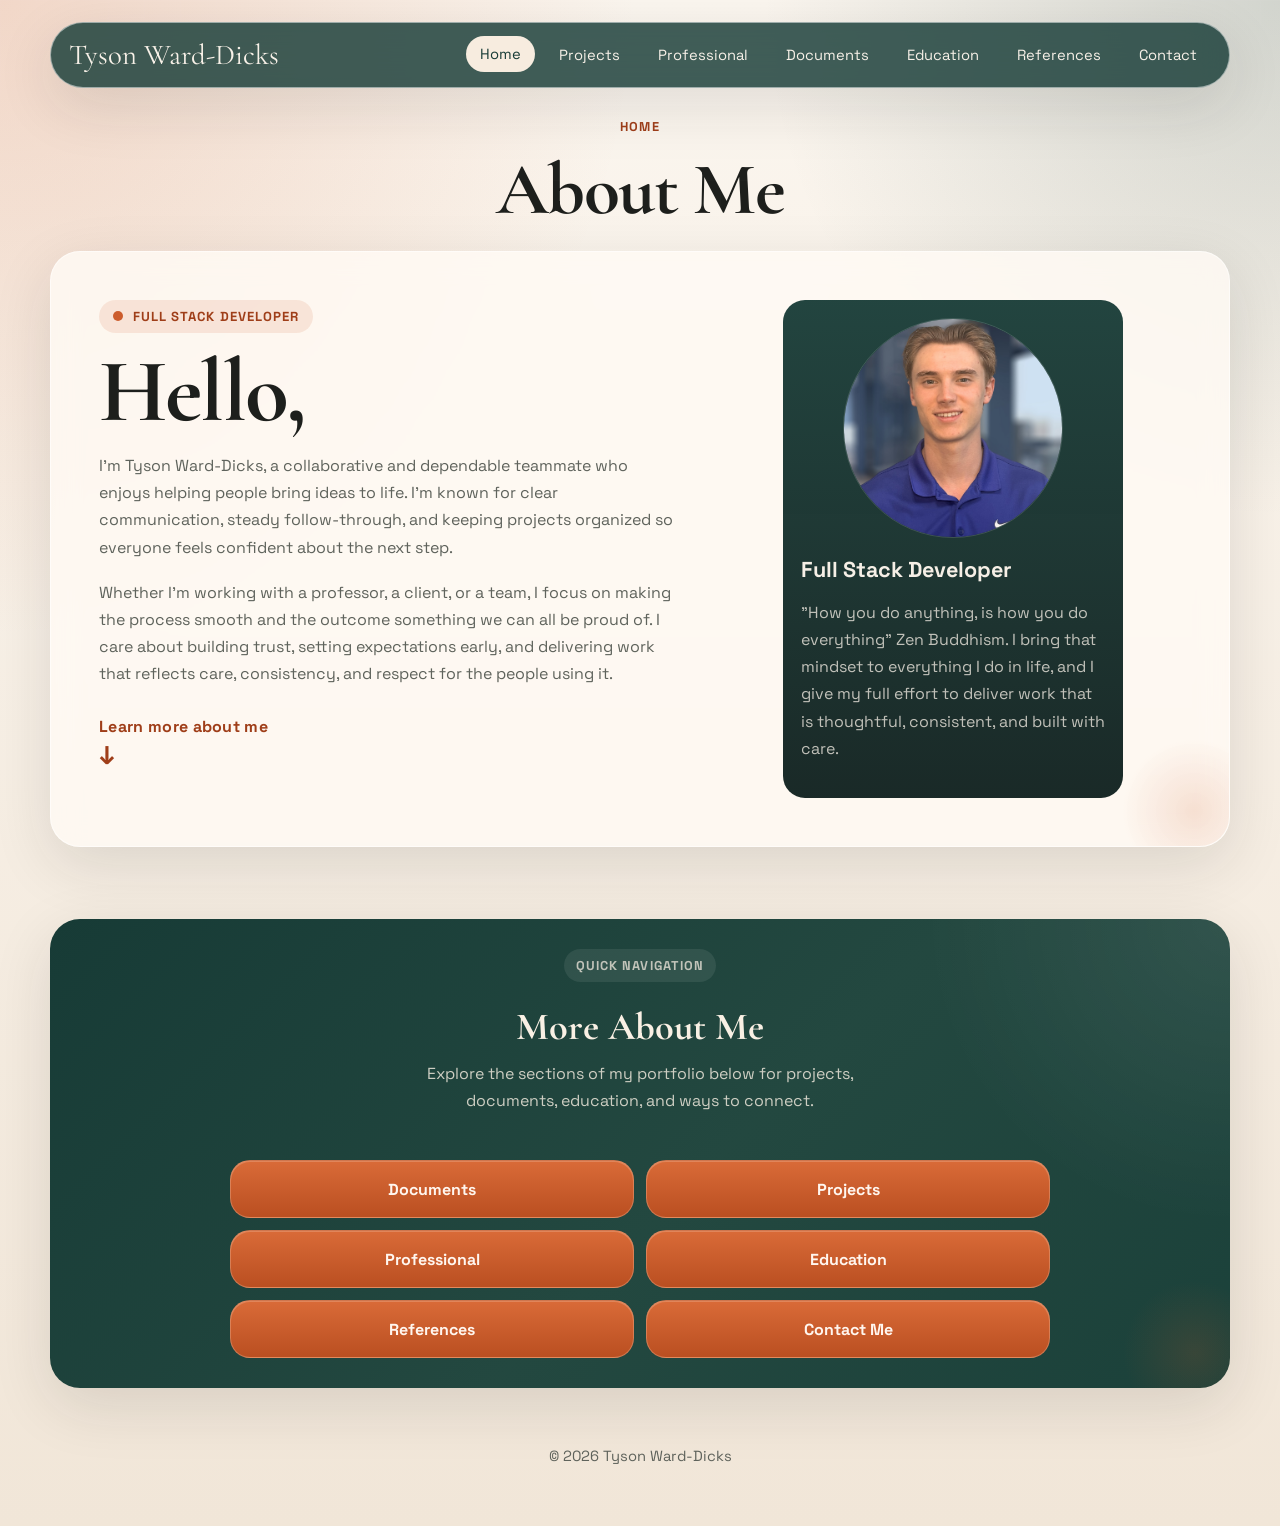
<file: index.html>
<!DOCTYPE html>
<html lang="en">
<head>
    <meta charset="UTF-8">
    <meta name="viewport" content="width=device-width, initial-scale=1.0">
    <title>Tyson Ward-Dicks | Portfolio</title>
    <link rel="stylesheet" href="style.css">
</head>
<body class="home">
    <div class="site-shell">
        <header class="site-header">
            <div class="nav-wrap">
                <a class="brand" href="index.html">
                    <span class="brand-name">Tyson Ward-Dicks</span>
                </a>
                <nav class="site-nav" aria-label="Primary">
                    <a href="index.html">Home</a>
                    <a href="projects.html">Projects</a>
                    <a href="professional.html">Professional</a>
                    <a href="documents.html">Documents</a>
                    <a href="education.html">Education</a>
                    <a href="references.html">References</a>
                    <a href="contact.html">Contact</a>
                </nav>
            </div>
        </header>

        <main class="section-stack">
            <section class="page-title-block">
                <span class="label page-title-label">Home</span>
                <h1>About Me</h1>
            </section>
            <section class="hero">
                <div>
                    <span class="eyebrow">Full Stack Developer</span>
                    <h1>Hello,</h1>
                    <p class="hero-lead">
                        I’m Tyson Ward-Dicks, a collaborative and dependable teammate who enjoys helping
                        people bring ideas to life. I’m known for clear communication, steady follow-through,
                        and keeping projects organized so everyone feels confident about the next step.
                    </p>
                    <p class="hero-lead">
                        Whether I’m working with a professor, a client, or a team, I focus on making the
                        process smooth and the outcome something we can all be proud of. I care about
                        building trust, setting expectations early, and delivering work that reflects care,
                        consistency, and respect for the people using it.
                    </p>
                    <div class="learn-prompt">
                        <span>Learn more about me</span>
                        <span class="learn-arrow" aria-hidden="true">↓</span>
                    </div>
                </div>

                <div class="hero-side">
                    <article class="portrait-card">
                        <div class="portrait-frame">
                            <img src="images/Tyson.jpg" alt="Tyson Ward-Dicks portrait">
                        </div>
                        <h2>Full Stack Developer</h2>
                        <p class="body-copy">
                            "How you do anything, is how you do everything" Zen Buddhism. I bring that
                            mindset to everything I do in life, and I give my full effort to deliver
                            work that is thoughtful, consistent, and built with care.
                        </p>
                    </article>
                </div>
            </section>

            <section class="cta-band home-links-band">
                <span class="label band-label">Quick Navigation</span>
                <div class="band-header">
                    <h2>More About Me</h2>
                    <p>
                        Explore the sections of my portfolio below for projects, documents, education, and ways to connect.
                    </p>
                </div>
                <div class="more-about-links band-links">
                    <a class="more-about-button" href="documents.html">Documents</a>
                    <a class="more-about-button" href="projects.html">Projects</a>
                    <a class="more-about-button" href="professional.html">Professional</a>
                    <a class="more-about-button" href="education.html">Education</a>
                    <a class="more-about-button" href="references.html">References</a>
                    <a class="more-about-button" href="contact.html">Contact Me</a>
                </div>
            </section>
        </main>

        <footer class="footer">
            <p>© 2026 Tyson Ward-Dicks</p>
        </footer>
    </div>
</body>
</html>
</file>
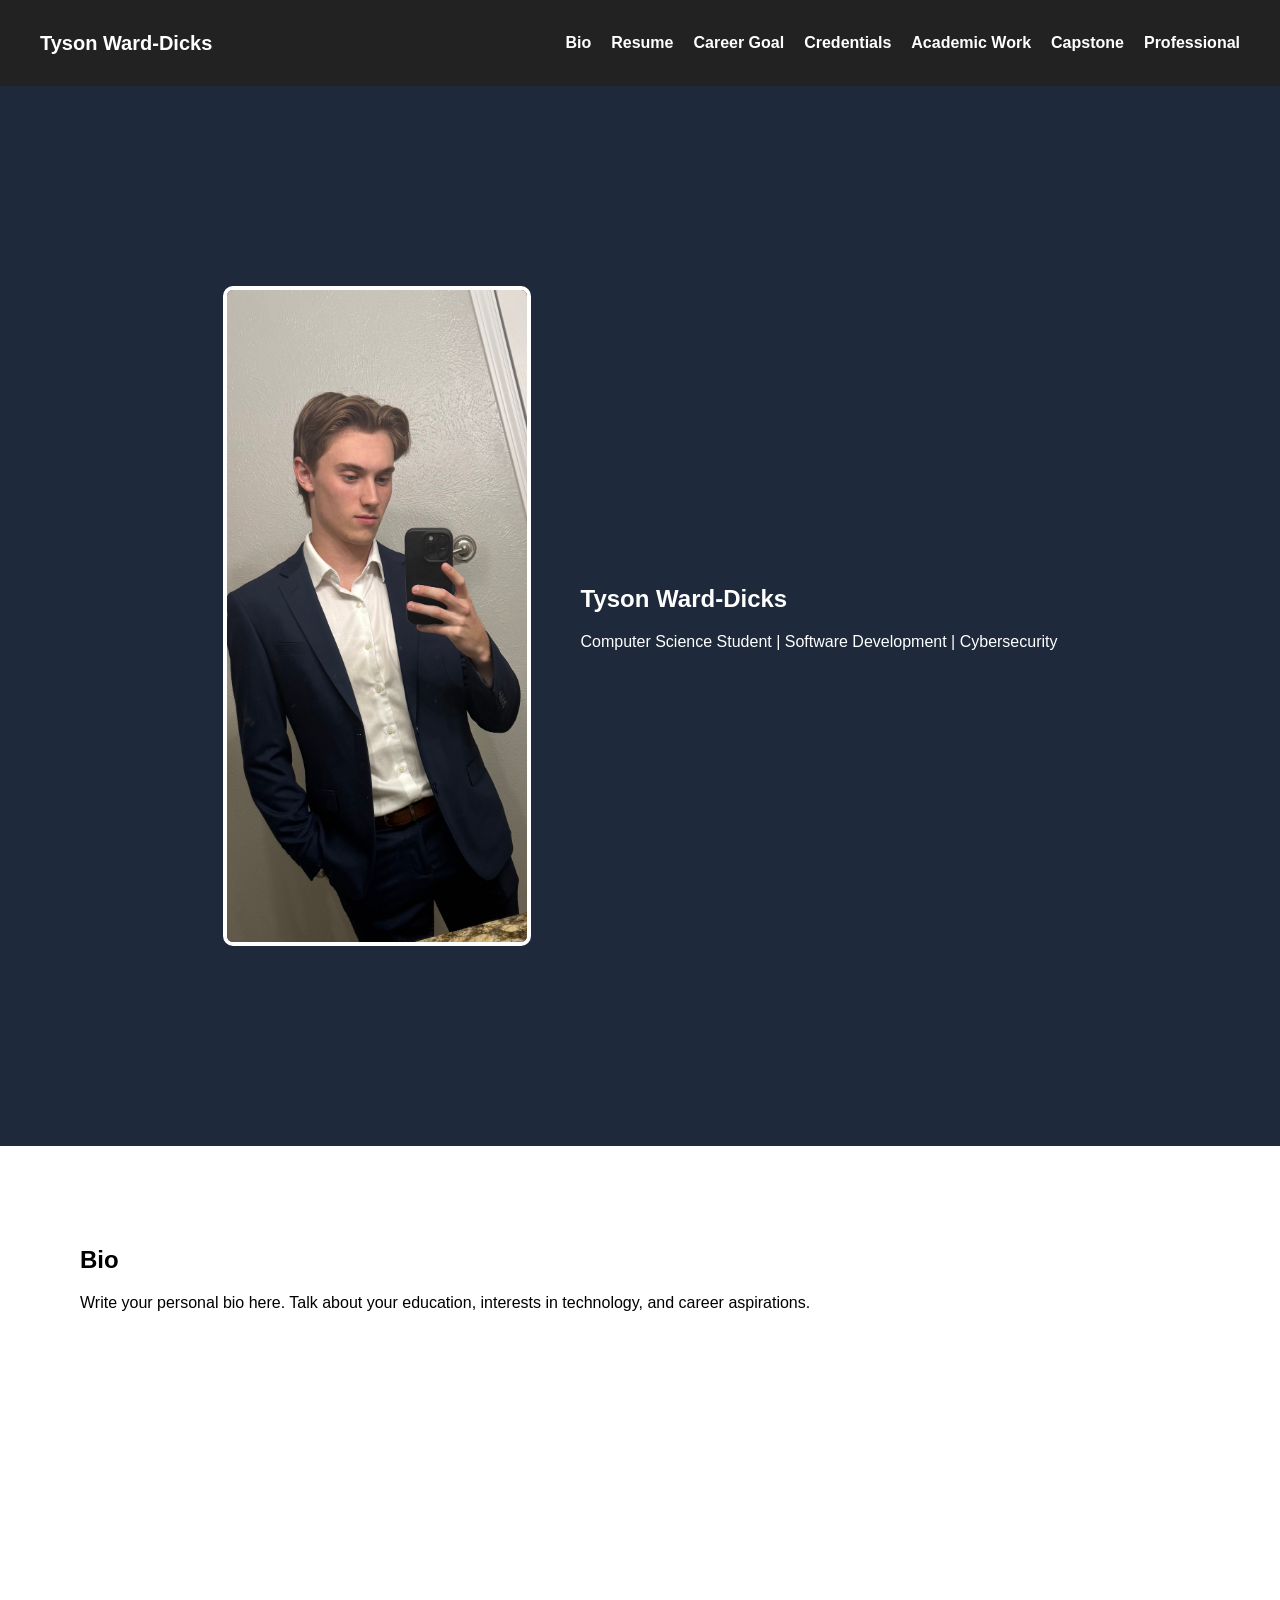
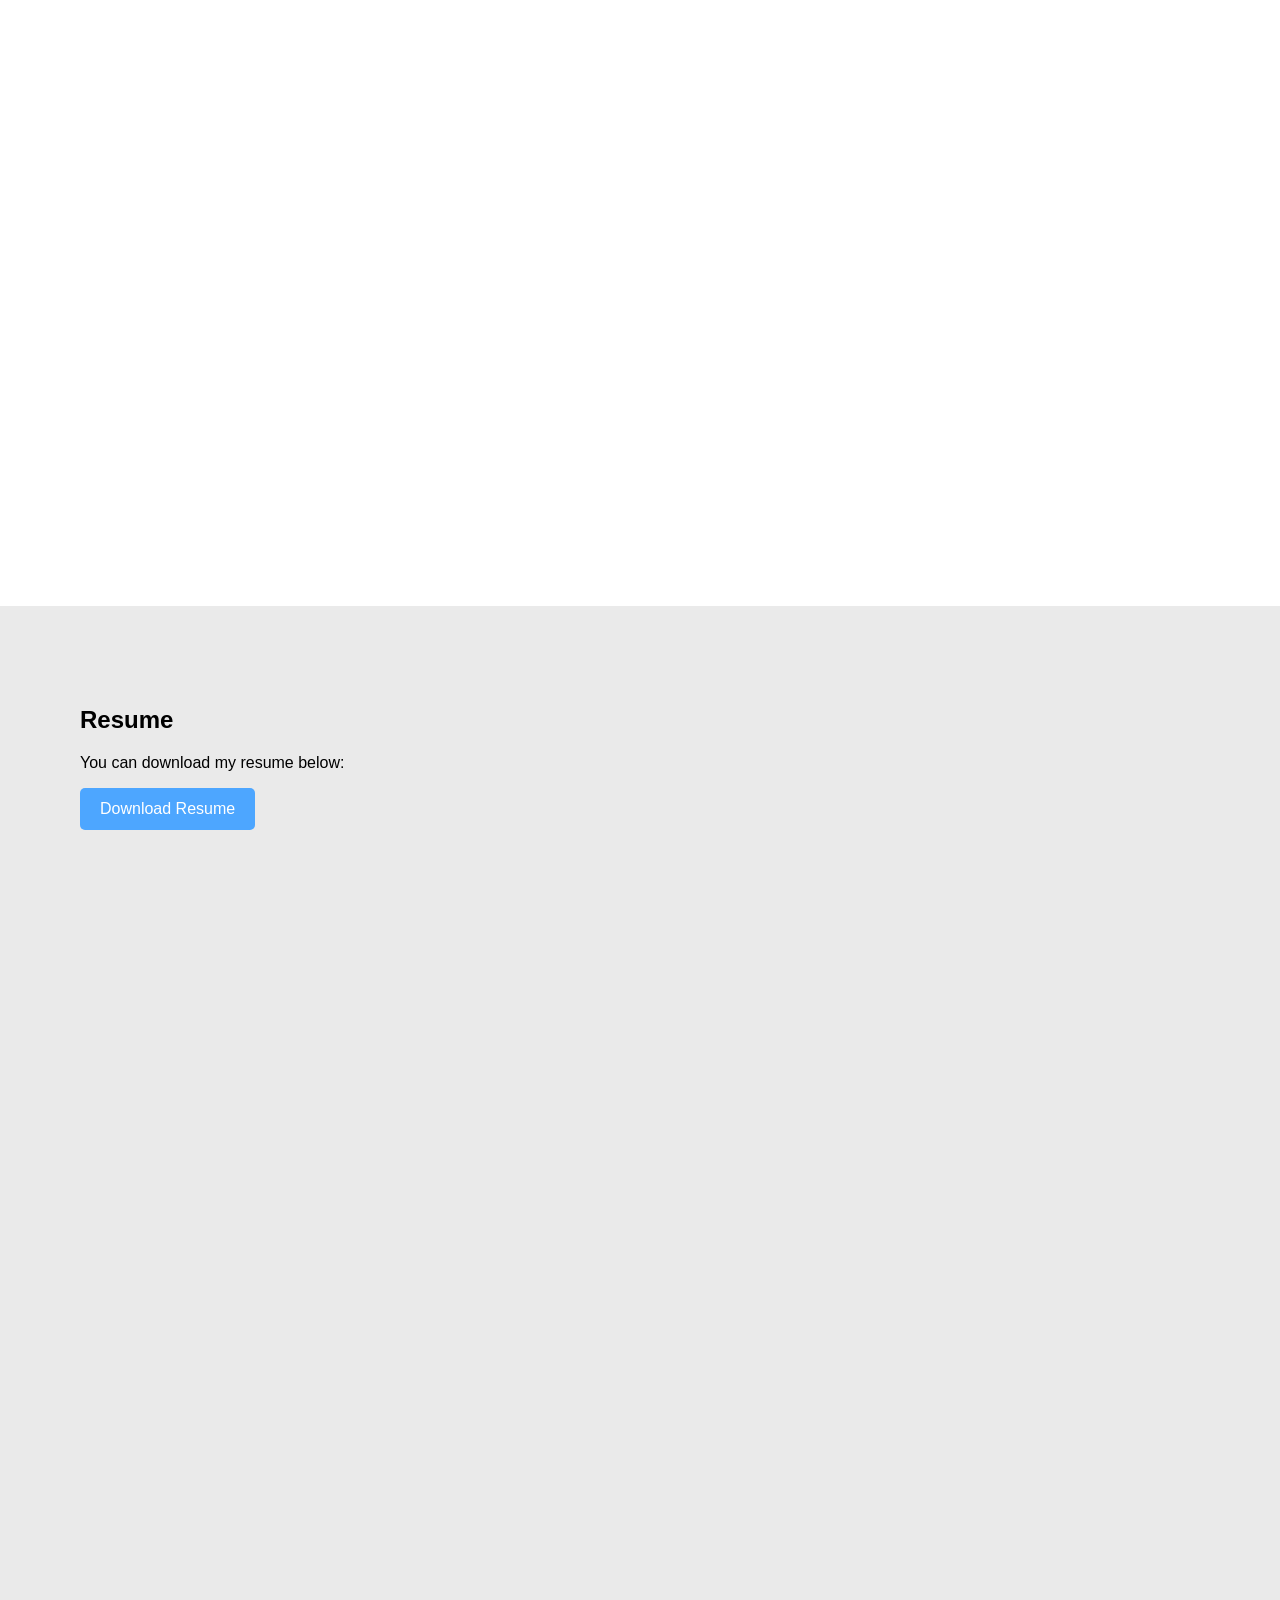
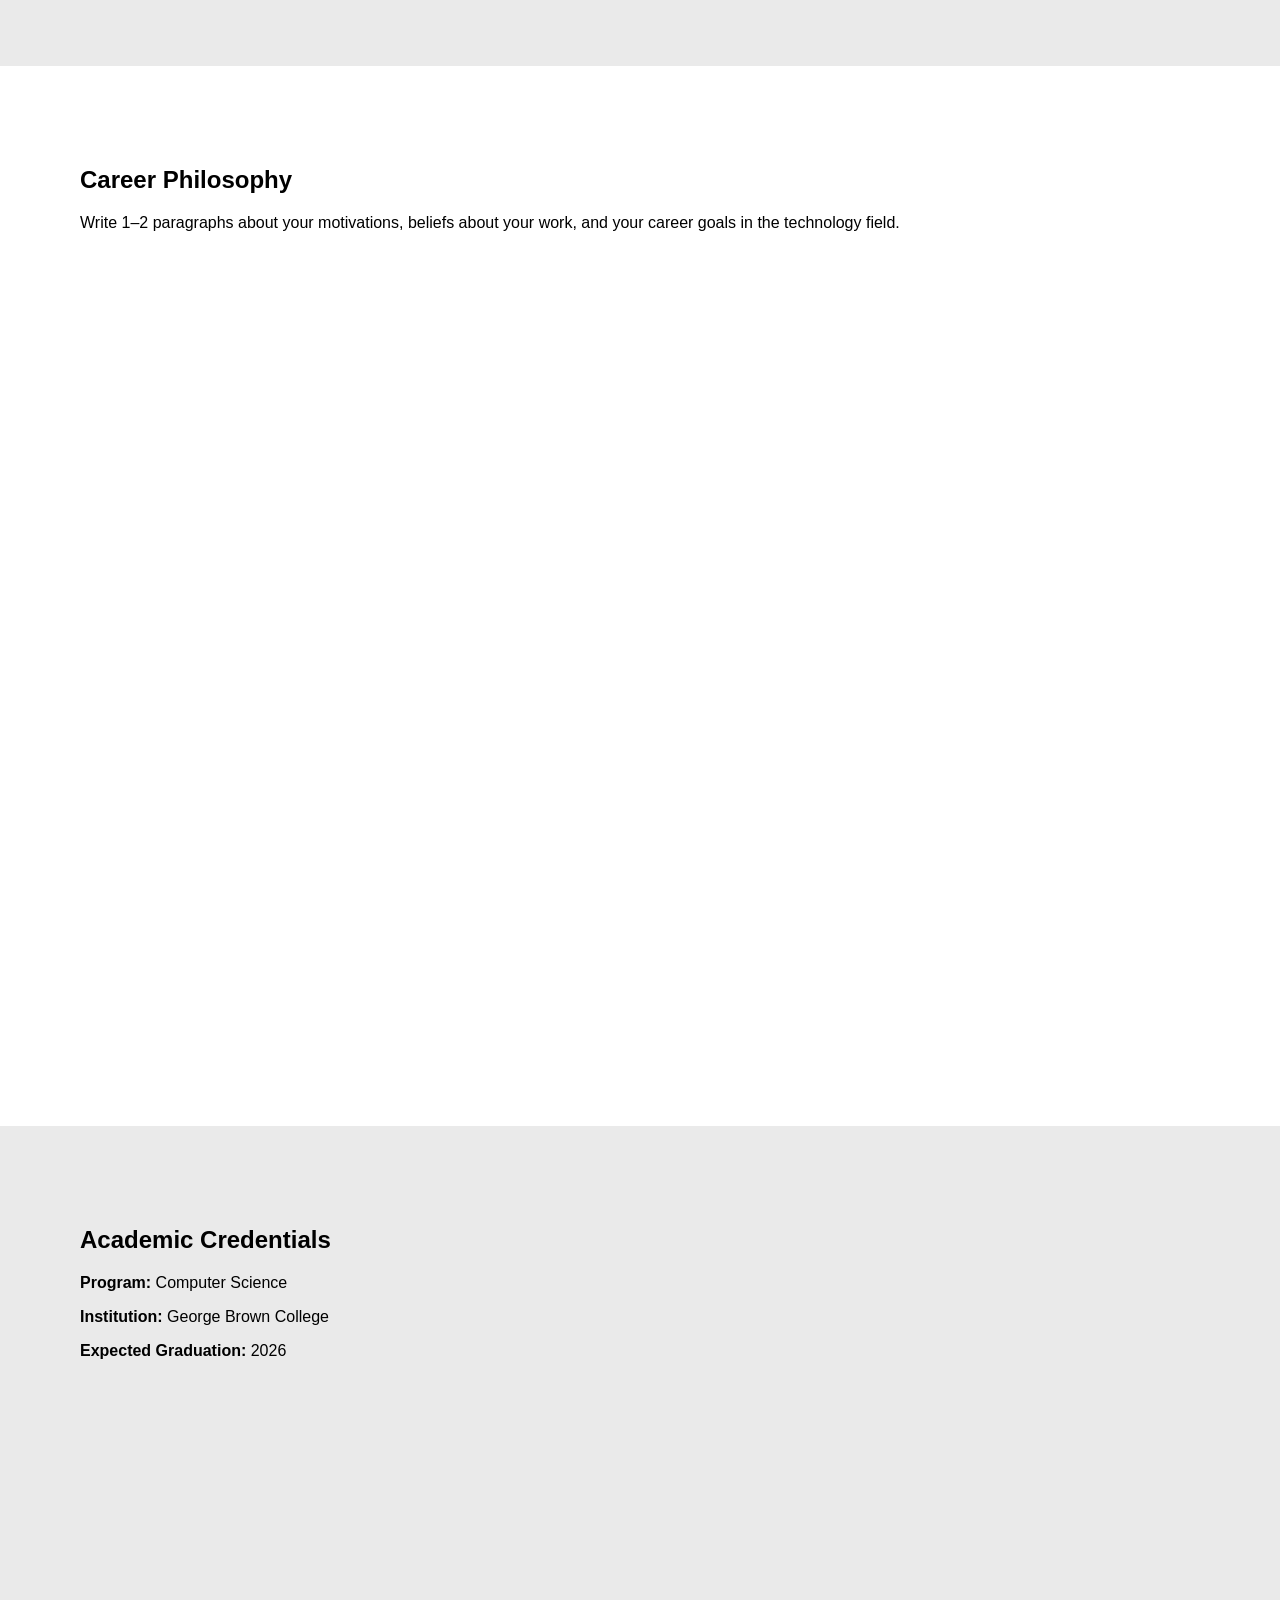
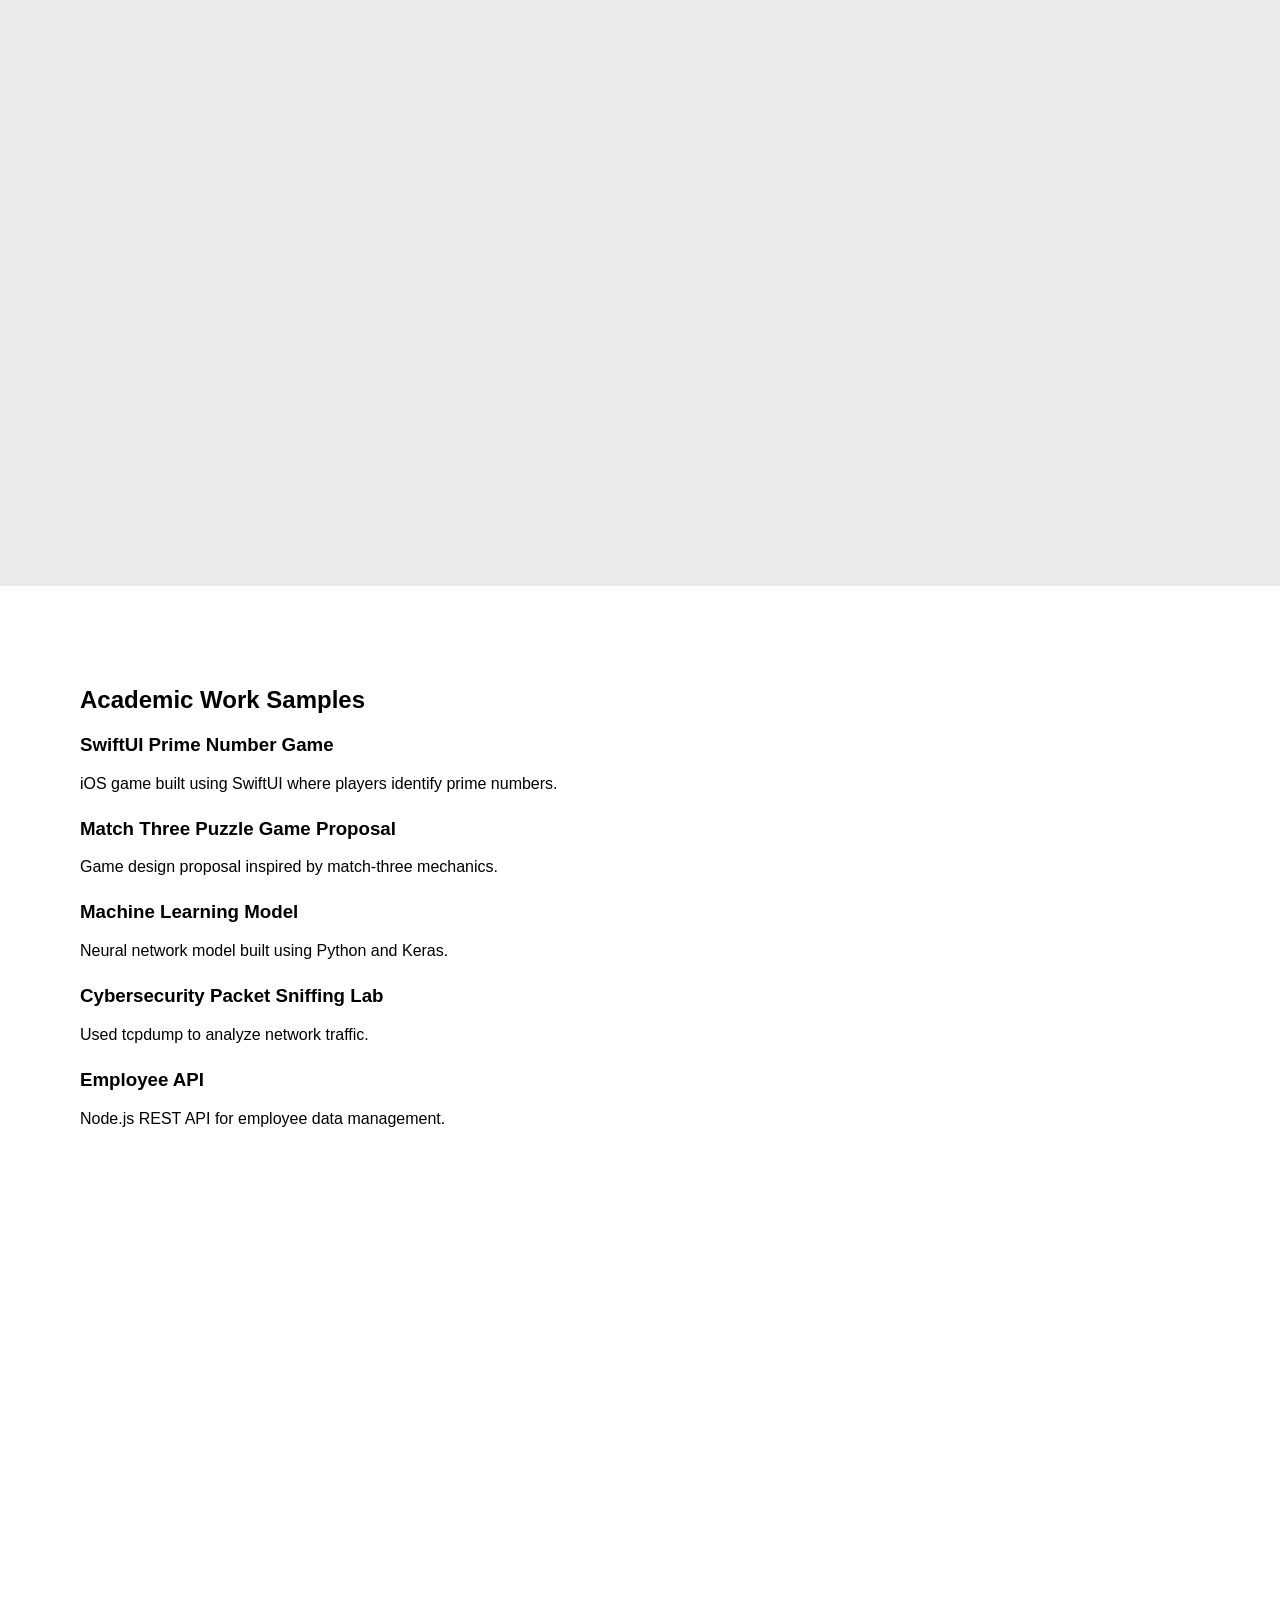
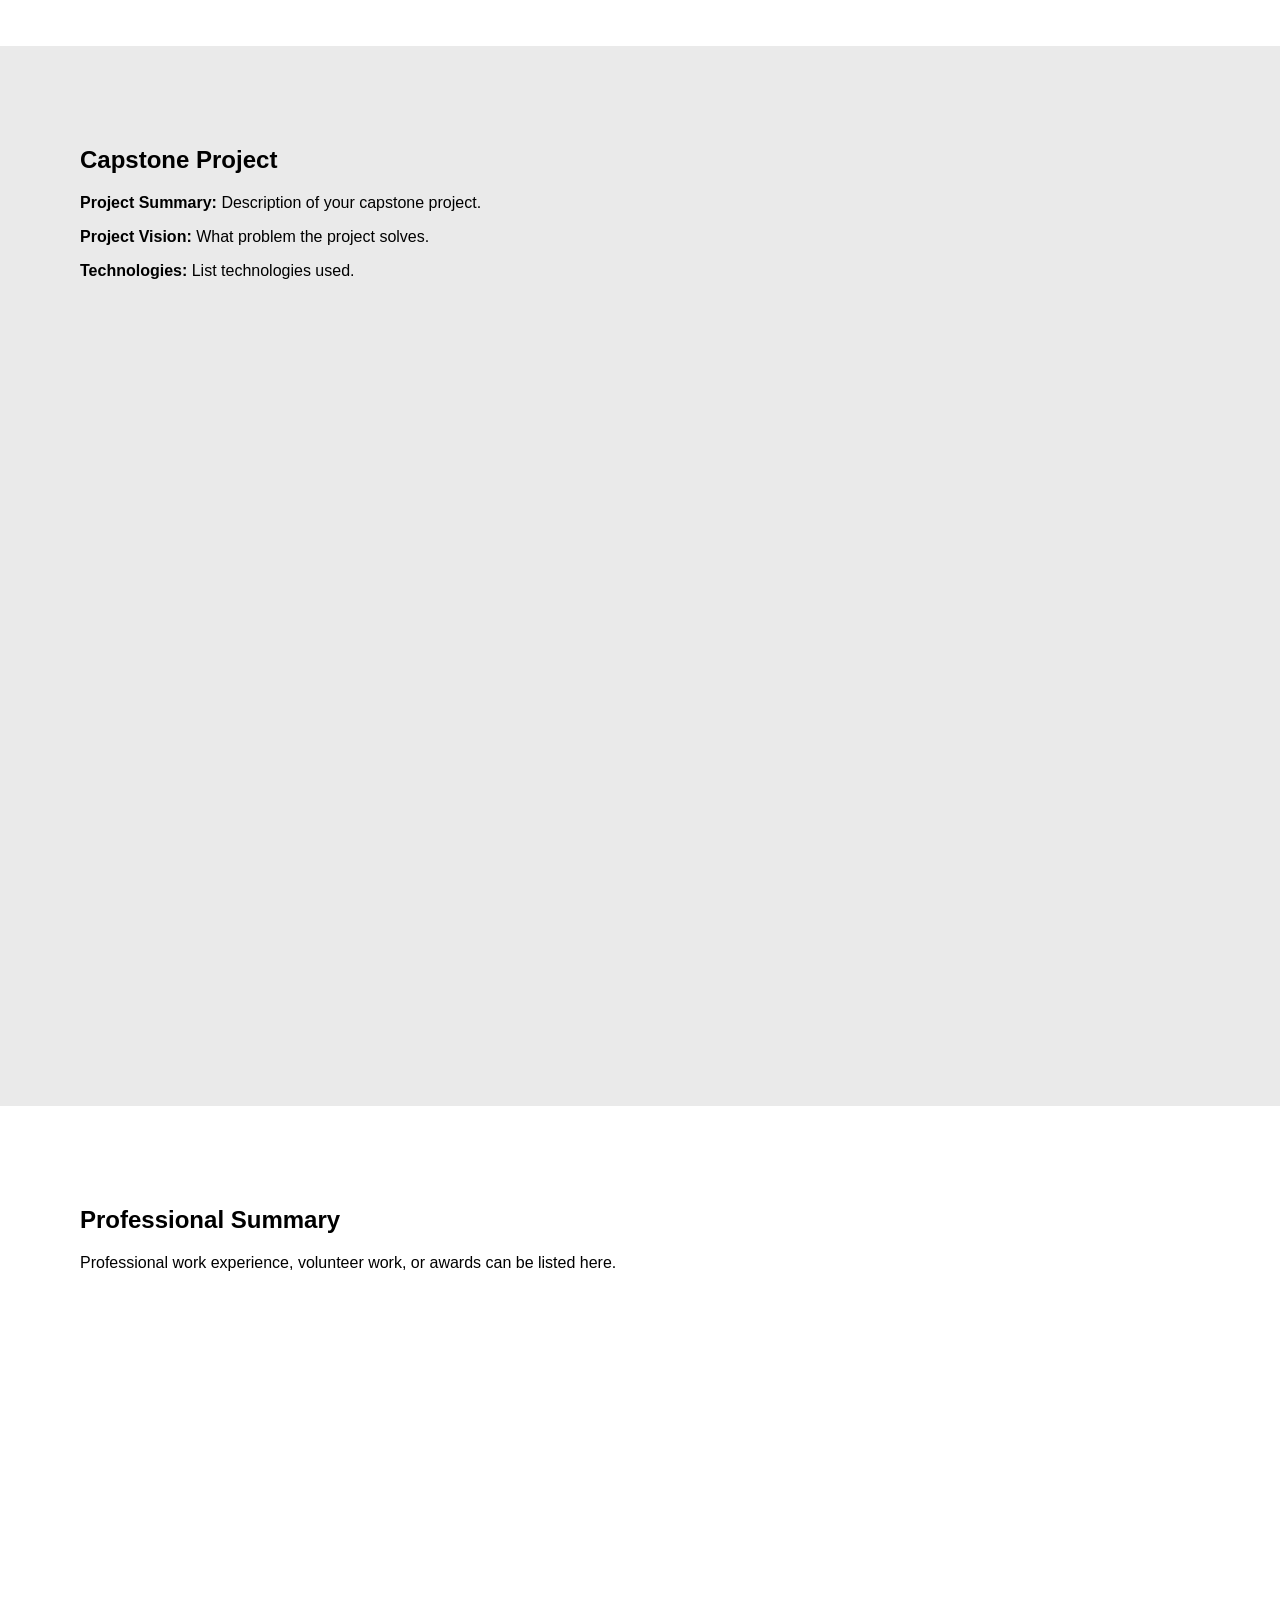
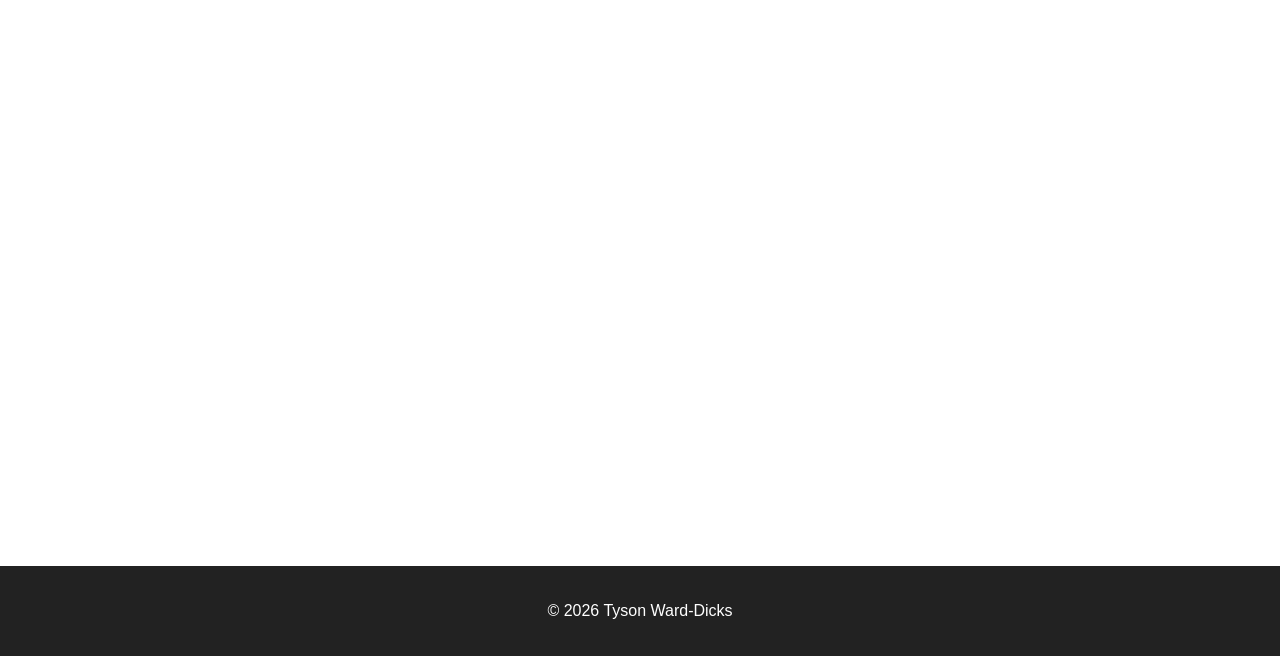
<file: Tyson_W_W26Portfolio/index.html>
<!DOCTYPE html>
<html lang="en">

<head>
<meta charset="UTF-8">
<meta name="viewport" content="width=device-width, initial-scale=1.0">
<title>Tyson Ward-Dicks Portfolio</title>

<link rel="stylesheet" href="style.css">
</head>

<body>

<!-- Navigation -->
<nav>
    <h1 class="logo">Tyson Ward-Dicks</h1>

    <ul>
        <li><a href="#bio">Bio</a></li>
        <li><a href="#resume">Resume</a></li>
        <li><a href="#philosophy">Career Goal</a></li>
        <li><a href="#credentials">Credentials</a></li>
        <li><a href="#projects">Academic Work</a></li>
        <li><a href="#capstone">Capstone</a></li>
        <li><a href="#professional">Professional</a></li>
    </ul>
</nav>

<!-- Hero Section -->
<section id="home">

    <img src="images/tyson.jpeg" alt="Tyson Ward-Dicks" class="profile-pic">

    <div class="hero-text">
        <h1>Tyson Ward-Dicks</h1>
        <p>Computer Science Student | Software Development | Cybersecurity</p>
    </div>

</section>

<!-- Bio -->
<section id="bio">
    <h2>Bio</h2>
    <p>
    Write your personal bio here. Talk about your education, interests in
    technology, and career aspirations.
    </p>
</section>

<!-- Resume -->
<section id="resume">
    <h2>Resume</h2>
    <p>You can download my resume below:</p>

    <a class="button" href="resume.pdf" target="_blank">Download Resume</a>
</section>

<!-- Career Philosophy -->
<section id="philosophy">
    <h2>Career Philosophy</h2>
    <p>
    Write 1–2 paragraphs about your motivations, beliefs about your work,
    and your career goals in the technology field.
    </p>
</section>

<!-- Academic Credentials -->
<section id="credentials">
    <h2>Academic Credentials</h2>

    <p><strong>Program:</strong> Computer Science</p>
    <p><strong>Institution:</strong> George Brown College</p>
    <p><strong>Expected Graduation:</strong> 2026</p>

</section>

<!-- Academic Work -->
<section id="projects">
    <h2>Academic Work Samples</h2>

    <div class="project">
        <h3>SwiftUI Prime Number Game</h3>
        <p>iOS game built using SwiftUI where players identify prime numbers.</p>
    </div>

    <div class="project">
        <h3>Match Three Puzzle Game Proposal</h3>
        <p>Game design proposal inspired by match-three mechanics.</p>
    </div>

    <div class="project">
        <h3>Machine Learning Model</h3>
        <p>Neural network model built using Python and Keras.</p>
    </div>

    <div class="project">
        <h3>Cybersecurity Packet Sniffing Lab</h3>
        <p>Used tcpdump to analyze network traffic.</p>
    </div>

    <div class="project">
        <h3>Employee API</h3>
        <p>Node.js REST API for employee data management.</p>
    </div>

</section>

<!-- Capstone -->
<section id="capstone">
    <h2>Capstone Project</h2>

    <p><strong>Project Summary:</strong> Description of your capstone project.</p>

    <p><strong>Project Vision:</strong> What problem the project solves.</p>

    <p><strong>Technologies:</strong> List technologies used.</p>

</section>

<!-- Professional -->
<section id="professional">
    <h2>Professional Summary</h2>

    <p>Professional work experience, volunteer work, or awards can be listed here.</p>

</section>

<footer>
    <p>© 2026 Tyson Ward-Dicks</p>
</footer>

</body>
</html>
</file>
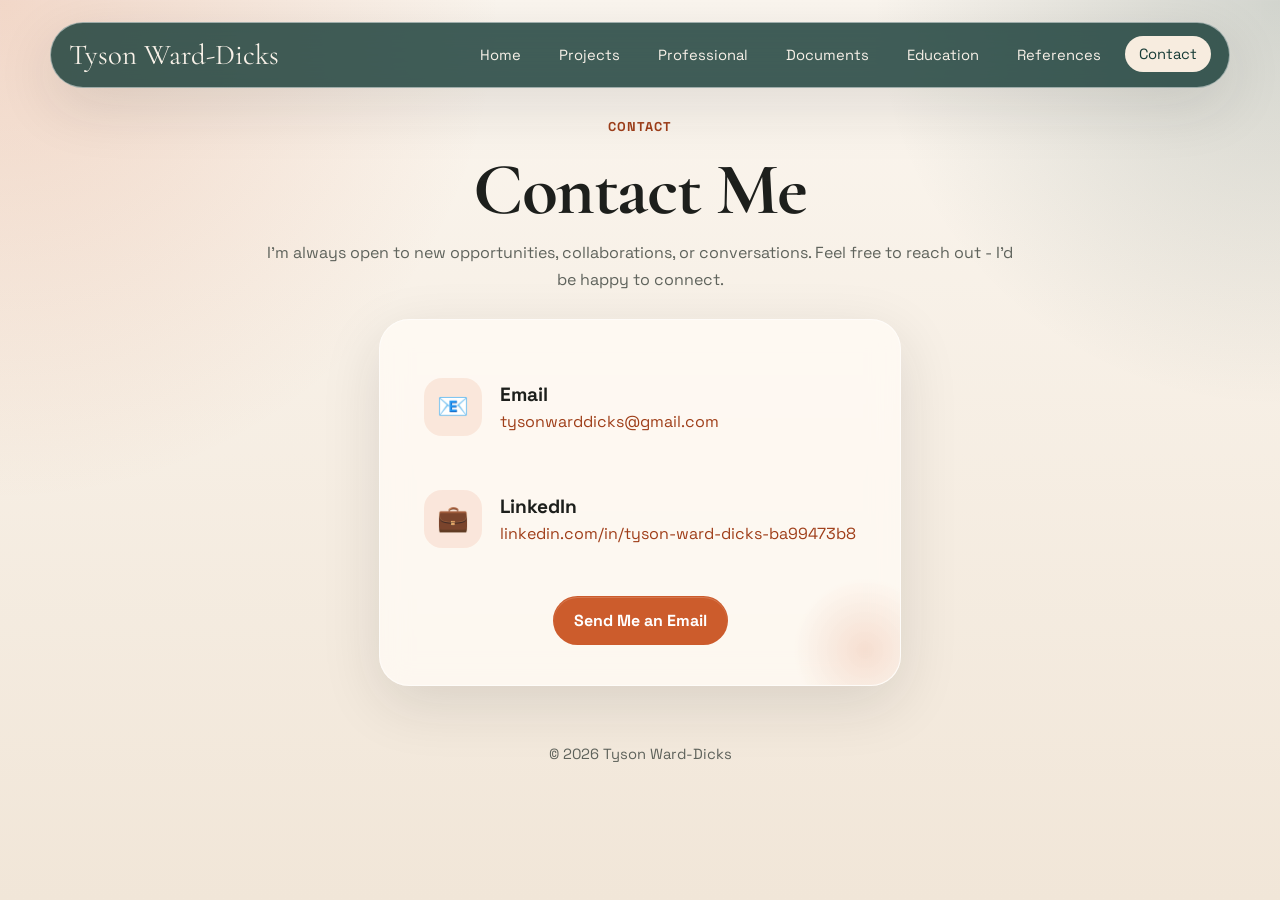
<file: contact.html>
<!DOCTYPE html>
<html lang="en">
<head>
    <meta charset="UTF-8">
    <meta name="viewport" content="width=device-width, initial-scale=1.0">
    <title>Contact | Tyson Ward-Dicks</title>
    <link rel="stylesheet" href="style.css">
</head>
<body class="contact">
    <div class="site-shell">
        <header class="site-header">
            <div class="nav-wrap">
                <a class="brand" href="index.html">
                    <span class="brand-name">Tyson Ward-Dicks</span>
                </a>
                <nav class="site-nav" aria-label="Primary">
                    <a href="index.html">Home</a>
                    <a href="projects.html">Projects</a>
                    <a href="professional.html">Professional</a>
                    <a href="documents.html">Documents</a>
                    <a href="education.html">Education</a>
                    <a href="references.html">References</a>
                    <a href="contact.html">Contact</a>
                </nav>
            </div>
        </header>

        <main class="section-stack">
            <section class="page-title-block">
                <span class="label page-title-label">Contact</span>
                <h1>Contact Me</h1>
                <p class="page-intro">
                    I’m always open to new opportunities, collaborations, or conversations. Feel free to reach out - I’d be happy to connect.
                </p>
            </section>

            <section class="content-panel contact-panel">
                <div class="contact-list">
                    <article class="contact-row">
                        <div class="contact-emoji" aria-hidden="true">📧</div>
                        <div class="contact-row-copy">
                            <h3>Email</h3>
                            <a href="mailto:tysonwarddicks@gmail.com">tysonwarddicks@gmail.com</a>
                        </div>
                    </article>

                    <article class="contact-row">
                        <div class="contact-emoji" aria-hidden="true">💼</div>
                        <div class="contact-row-copy">
                            <h3>LinkedIn</h3>
                            <a href="https://www.linkedin.com/in/tyson-ward-dicks-ba99473b8" target="_blank" rel="noopener noreferrer">linkedin.com/in/tyson-ward-dicks-ba99473b8</a>
                        </div>
                    </article>
                </div>

                <div class="card-actions contact-panel-actions">
                    <a class="button" href="mailto:tysonwarddicks@gmail.com">Send Me an Email</a>
                </div>
            </section>
        </main>

        <footer class="footer">
            <p>© 2026 Tyson Ward-Dicks</p>
        </footer>
    </div>
</body>
</html>
</file>
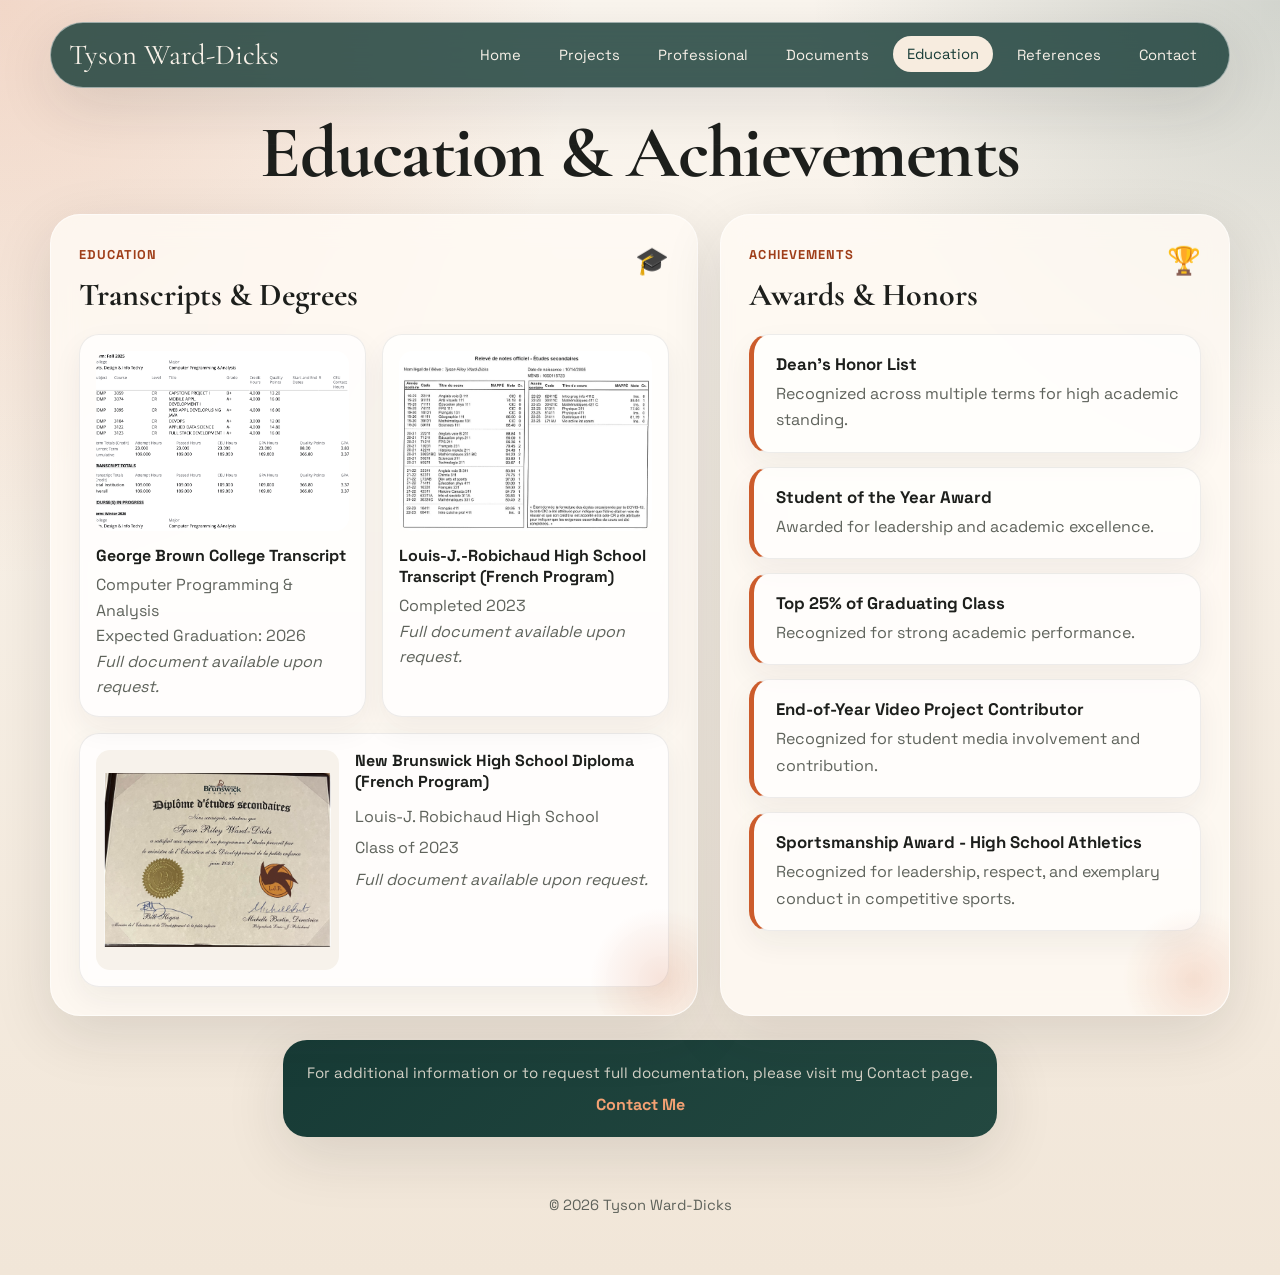
<file: credentials.html>
<!DOCTYPE html>
<html lang="en">
<head>
    <meta charset="UTF-8">
    <meta name="viewport" content="width=device-width, initial-scale=1.0">
    <title>Education &amp; Achievements | Tyson Ward-Dicks</title>
    <link rel="stylesheet" href="style.css">
</head>
<body class="credentials">
    <div class="site-shell">
        <header class="site-header">
            <div class="nav-wrap">
                <a class="brand" href="index.html">
                    <span class="brand-name">Tyson Ward-Dicks</span>
                </a>
                <nav class="site-nav" aria-label="Primary">
                    <a href="index.html">Home</a>
                    <a href="projects.html">Projects</a>
                    <a href="professional.html">Professional</a>
                    <a href="documents.html">Documents</a>
                    <a href="credentials.html">Education</a>
                    <a href="references.html">References</a>
                    <a href="contact.html">Contact</a>
                </nav>
            </div>
        </header>

        <main class="section-stack">
            <section class="page-title-block">
                <h1>Education &amp; Achievements</h1>
            </section>

            <section class="education-split">
                <article class="content-panel education-panel">
                    <div class="education-panel-header">
                        <div>
                            <span class="label">Education</span>
                            <h2>Transcripts &amp; Degrees</h2>
                        </div>
                        <span class="education-emoji" aria-hidden="true">🎓</span>
                    </div>

                    <div class="education-doc-grid">
                        <figure class="education-doc-card">
                            <img src="images/GBC_Transcript.png" alt="George Brown College transcript">
                            <figcaption>George Brown College Transcript</figcaption>
                            <p>Computer Programming &amp; Analysis</p>
                            <p>Expected Graduation: 2026</p>
                            <p class="document-note">Full document available upon request.</p>
                        </figure>

                        <figure class="education-doc-card">
                            <img src="images/HS_Transcript.png" alt="High school transcript">
                            <figcaption>Louis-J.-Robichaud High School Transcript (French Program)</figcaption>
                            <p>Completed 2023</p>
                            <p class="document-note">Full document available upon request.</p>
                        </figure>
                    </div>

                    <figure class="education-doc-card diploma-card-wide">
                        <img src="images/HS_Diploma.png" alt="High school diploma">
                        <div class="diploma-copy">
                            <figcaption>New Brunswick High School Diploma (French Program)</figcaption>
                            <p>Louis-J. Robichaud High School</p>
                            <p>Class of 2023</p>
                            <p class="document-note">Full document available upon request.</p>
                        </div>
                    </figure>
                </article>

                <article class="content-panel education-panel">
                    <div class="education-panel-header">
                        <div>
                            <span class="label">Achievements</span>
                            <h2>Awards &amp; Honors</h2>
                        </div>
                        <span class="education-emoji" aria-hidden="true">🏆</span>
                    </div>

                    <div class="awards-modern-list">
                        <article class="award-modern-item">
                            <h3>Dean’s Honor List</h3>
                            <p>Recognized across multiple terms for high academic standing.</p>
                        </article>
                        <article class="award-modern-item">
                            <h3>Student of the Year Award</h3>
                            <p>Awarded for leadership and academic excellence.</p>
                        </article>
                        <article class="award-modern-item">
                            <h3>Top 25% of Graduating Class</h3>
                            <p>Recognized for strong academic performance.</p>
                        </article>
                        <article class="award-modern-item">
                            <h3>End-of-Year Video Project Contributor</h3>
                            <p>Recognized for student media involvement and contribution.</p>
                        </article>
                        <article class="award-modern-item">
                            <h3>Sportsmanship Award - High School Athletics</h3>
                            <p>Recognized for leadership, respect, and exemplary conduct in competitive sports.</p>
                        </article>
                    </div>
                </article>
            </section>

            <section class="education-cta">
                <p>For additional information or to request full documentation, please visit my Contact page.</p>
                <a href="contact.html">Contact Me</a>
            </section>
        </main>

        <footer class="footer">
            <p>© 2026 Tyson Ward-Dicks</p>
        </footer>
    </div>
</body>
</html>
</file>
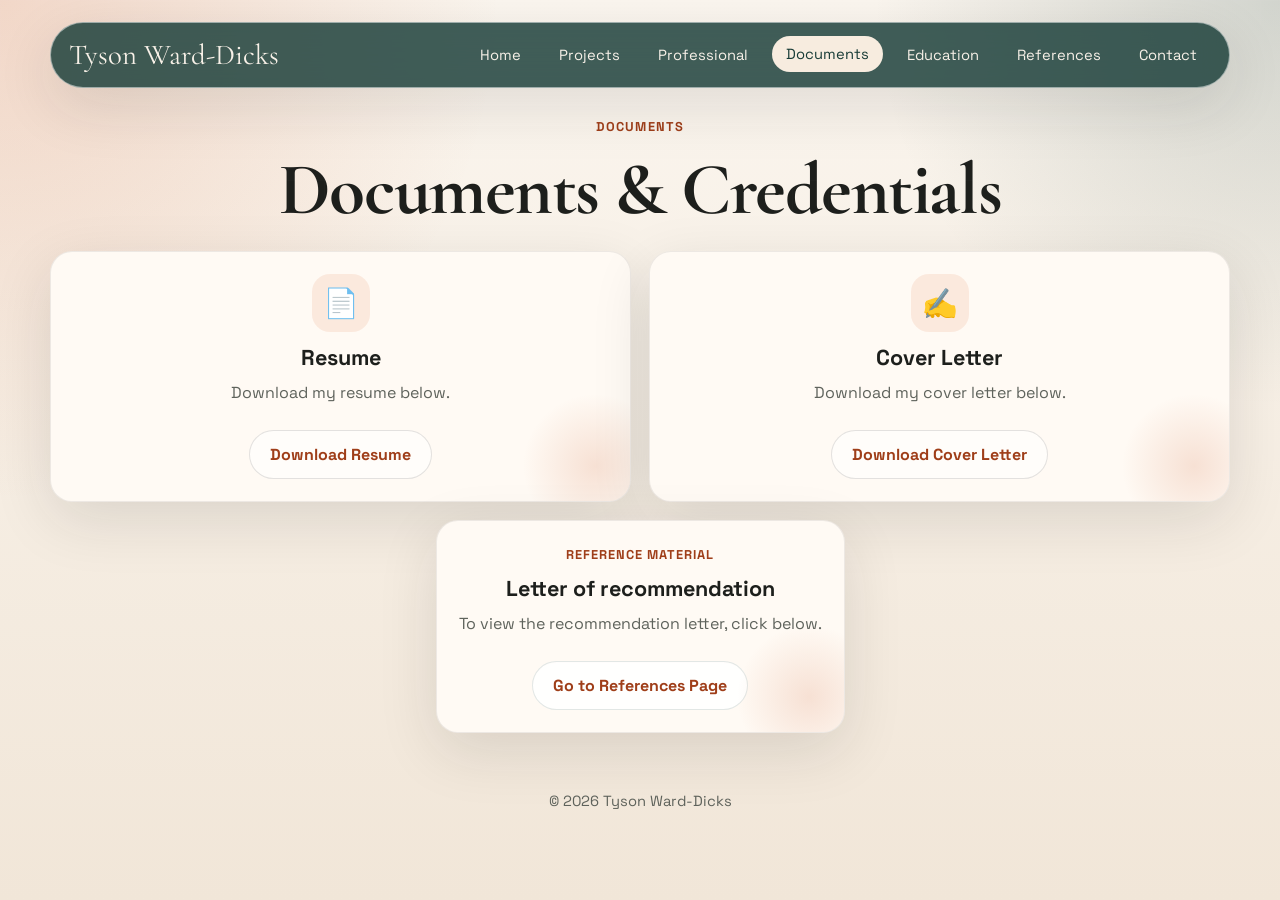
<file: documents.html>
<!DOCTYPE html>
<html lang="en">
<head>
    <meta charset="UTF-8">
    <meta name="viewport" content="width=device-width, initial-scale=1.0">
    <title>Documents | Tyson Ward-Dicks</title>
    <link rel="stylesheet" href="style.css">
</head>
<body class="documents">
    <div class="site-shell">
        <header class="site-header">
            <div class="nav-wrap">
                <a class="brand" href="index.html">
                    <span class="brand-name">Tyson Ward-Dicks</span>
                </a>
                <nav class="site-nav" aria-label="Primary">
                    <a href="index.html">Home</a>
                    <a href="projects.html">Projects</a>
                    <a href="professional.html">Professional</a>
                    <a href="documents.html">Documents</a>
                    <a href="education.html">Education</a>
                    <a href="references.html">References</a>
                    <a href="contact.html">Contact</a>
                </nav>
            </div>
        </header>

        <main class="section-stack">
            <section class="page-title-block">
                <span class="label page-title-label">Documents</span>
                <h1>Documents &amp; Credentials</h1>
            </section>

            <section class="documents-grid">
                <article class="document-card classic-document-card">
                    <span class="document-emoji" aria-hidden="true">📄</span>
                    <h3>Resume</h3>
                    <p class="card-copy">
                        Download my resume below.
                    </p>
                    <div class="card-actions">
                        <a class="button-secondary" href="images/TysonWD_Resume.pdf" target="_blank" rel="noopener noreferrer">Download Resume</a>
                    </div>
                </article>

                <article class="document-card classic-document-card">
                    <span class="document-emoji" aria-hidden="true">✍️</span>
                    <h3>Cover Letter</h3>
                    <p class="card-copy">
                        Download my cover letter below.
                    </p>
                    <div class="card-actions">
                        <a class="button-secondary" href="images/TysonWD_CoverLetter.pdf" target="_blank" rel="noopener noreferrer">Download Cover Letter</a>
                    </div>
                </article>

                <article class="document-card wide reference-document-card">
                    <span class="label">Reference Material</span>
                    <h3>Letter of recommendation</h3>
                    <p class="card-copy">
                        To view the recommendation letter, click below.
                    </p>
                    <div class="card-actions">
                        <a class="button button-light" href="references.html">Go to References Page</a>
                    </div>
                </article>
            </section>
        </main>

        <footer class="footer">
            <p>© 2026 Tyson Ward-Dicks</p>
        </footer>
    </div>
</body>
</html>
</file>
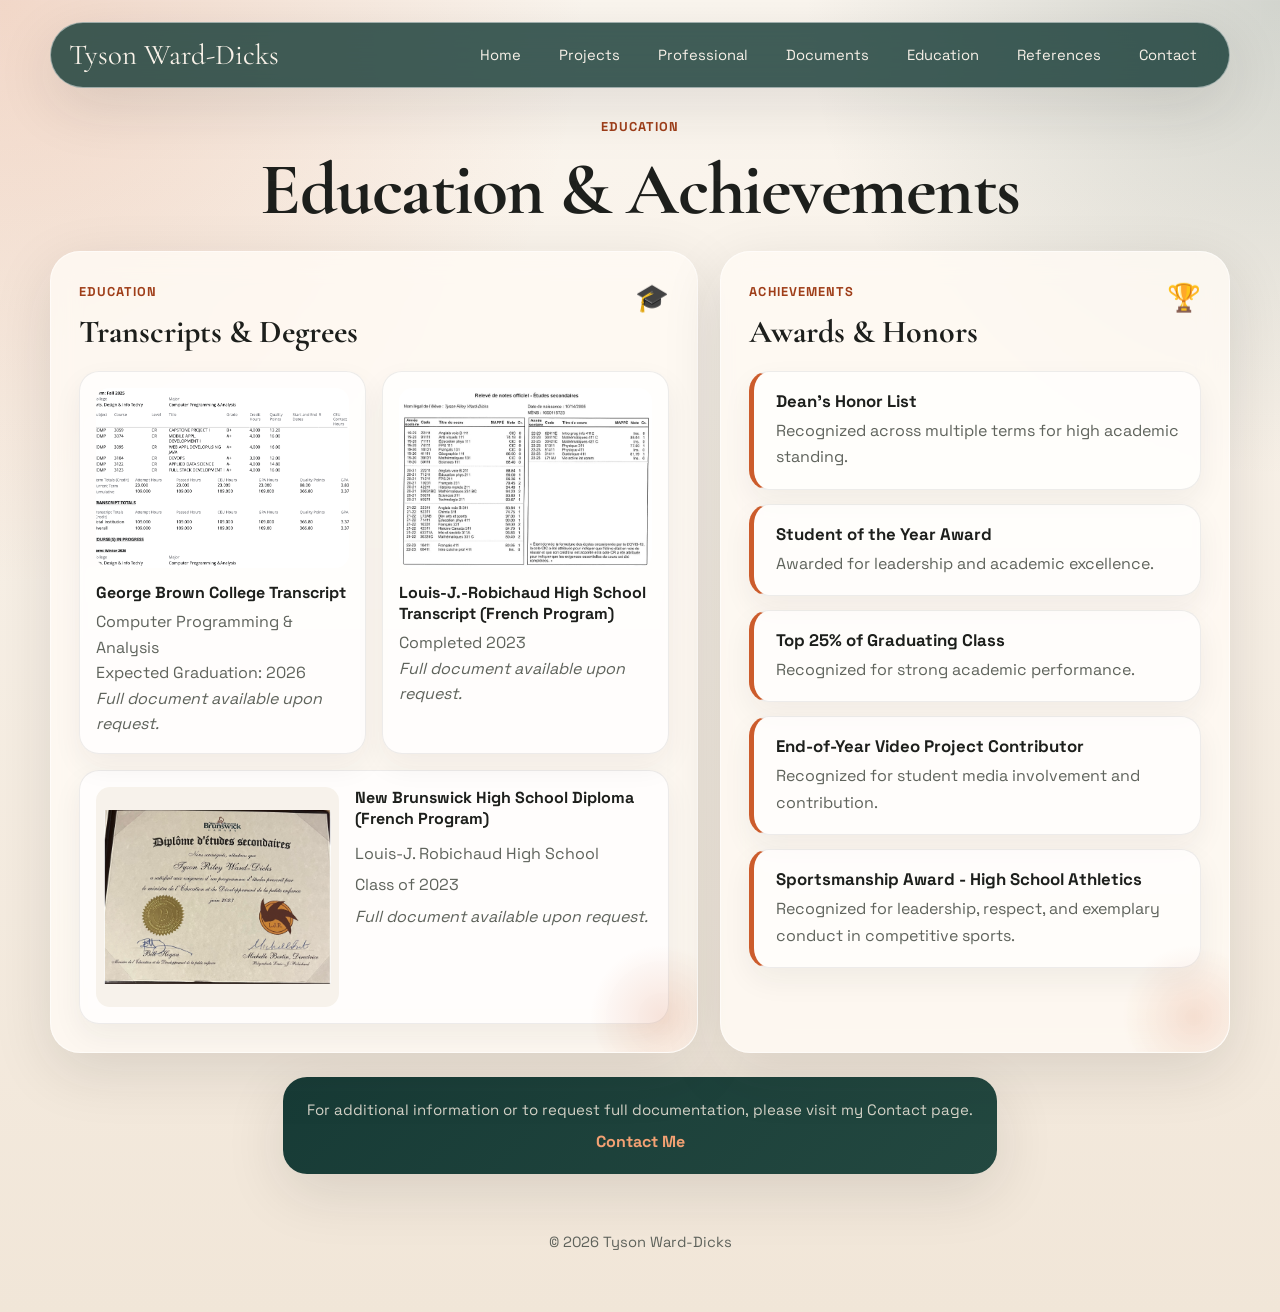
<file: education.html>
<!DOCTYPE html>
<html lang="en">
<head>
    <meta charset="UTF-8">
    <meta name="viewport" content="width=device-width, initial-scale=1.0">
    <title>Education &amp; Achievements | Tyson Ward-Dicks</title>
    <link rel="stylesheet" href="style.css">
</head>
<body class="credentials">
    <div class="site-shell">
        <header class="site-header">
            <div class="nav-wrap">
                <a class="brand" href="index.html">
                    <span class="brand-name">Tyson Ward-Dicks</span>
                </a>
                <nav class="site-nav" aria-label="Primary">
                    <a href="index.html">Home</a>
                    <a href="projects.html">Projects</a>
                    <a href="professional.html">Professional</a>
                    <a href="documents.html">Documents</a>
                    <a href="education.html">Education</a>
                    <a href="references.html">References</a>
                    <a href="contact.html">Contact</a>
                </nav>
            </div>
        </header>

        <main class="section-stack">
            <section class="page-title-block">
                <span class="label page-title-label">Education</span>
                <h1>Education &amp; Achievements</h1>
            </section>

            <section class="education-split">
                <article class="content-panel education-panel">
                    <div class="education-panel-header">
                        <div>
                            <span class="label">Education</span>
                            <h2>Transcripts &amp; Degrees</h2>
                        </div>
                        <span class="education-emoji" aria-hidden="true">🎓</span>
                    </div>

                    <div class="education-doc-grid">
                        <figure class="education-doc-card">
                            <img src="images/GBC_Transcript.png" alt="George Brown College transcript">
                            <figcaption>George Brown College Transcript</figcaption>
                            <p>Computer Programming &amp; Analysis</p>
                            <p>Expected Graduation: 2026</p>
                            <p class="document-note">Full document available upon request.</p>
                        </figure>

                        <figure class="education-doc-card">
                            <img src="images/HS_Transcript.png" alt="High school transcript">
                            <figcaption>Louis-J.-Robichaud High School Transcript (French Program)</figcaption>
                            <p>Completed 2023</p>
                            <p class="document-note">Full document available upon request.</p>
                        </figure>
                    </div>

                    <figure class="education-doc-card diploma-card-wide">
                        <img src="images/HS_Diploma.png" alt="High school diploma">
                        <div class="diploma-copy">
                            <figcaption>New Brunswick High School Diploma (French Program)</figcaption>
                            <p>Louis-J. Robichaud High School</p>
                            <p>Class of 2023</p>
                            <p class="document-note">Full document available upon request.</p>
                        </div>
                    </figure>
                </article>

                <article class="content-panel education-panel">
                    <div class="education-panel-header">
                        <div>
                            <span class="label">Achievements</span>
                            <h2>Awards &amp; Honors</h2>
                        </div>
                        <span class="education-emoji" aria-hidden="true">🏆</span>
                    </div>

                    <div class="awards-modern-list">
                        <article class="award-modern-item">
                            <h3>Dean’s Honor List</h3>
                            <p>Recognized across multiple terms for high academic standing.</p>
                        </article>
                        <article class="award-modern-item">
                            <h3>Student of the Year Award</h3>
                            <p>Awarded for leadership and academic excellence.</p>
                        </article>
                        <article class="award-modern-item">
                            <h3>Top 25% of Graduating Class</h3>
                            <p>Recognized for strong academic performance.</p>
                        </article>
                        <article class="award-modern-item">
                            <h3>End-of-Year Video Project Contributor</h3>
                            <p>Recognized for student media involvement and contribution.</p>
                        </article>
                        <article class="award-modern-item">
                            <h3>Sportsmanship Award - High School Athletics</h3>
                            <p>Recognized for leadership, respect, and exemplary conduct in competitive sports.</p>
                        </article>
                    </div>
                </article>
            </section>

            <section class="education-cta">
                <p>For additional information or to request full documentation, please visit my Contact page.</p>
                <a href="contact.html">Contact Me</a>
            </section>
        </main>

        <footer class="footer">
            <p>© 2026 Tyson Ward-Dicks</p>
        </footer>
    </div>
</body>
</html>
</file>
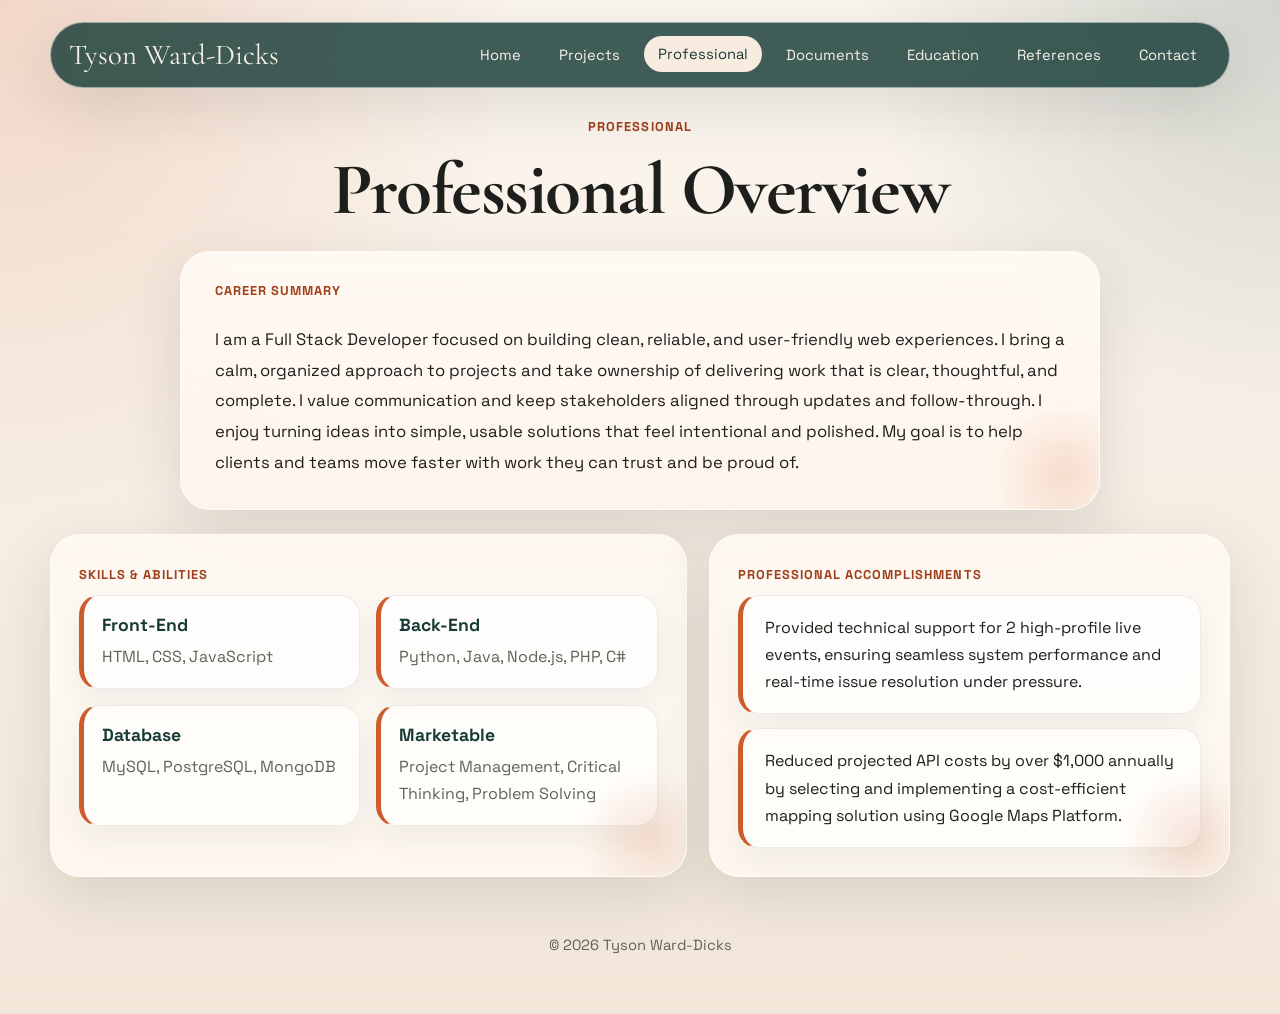
<file: professional.html>
<!DOCTYPE html>
<html lang="en">
<head>
    <meta charset="UTF-8">
    <meta name="viewport" content="width=device-width, initial-scale=1.0">
    <title>Professional Overview | Tyson Ward-Dicks</title>
    <link rel="stylesheet" href="style.css">
</head>
<body class="professional">
    <div class="site-shell">
        <header class="site-header">
            <div class="nav-wrap">
                <a class="brand" href="index.html">
                    <span class="brand-name">Tyson Ward-Dicks</span>
                </a>
                <nav class="site-nav" aria-label="Primary">
                    <a href="index.html">Home</a>
                    <a href="projects.html">Projects</a>
                    <a href="professional.html">Professional</a>
                    <a href="documents.html">Documents</a>
                    <a href="education.html">Education</a>
                    <a href="references.html">References</a>
                    <a href="contact.html">Contact</a>
                </nav>
            </div>
        </header>

        <main class="section-stack">
            <section class="page-title-block">
                <span class="label page-title-label">Professional</span>
                <h1>Professional Overview</h1>
            </section>

            <section class="content-panel summary-panel">
                <span class="label summary-label">Career Summary</span>
                <p class="summary-copy">
                    I am a Full Stack Developer focused on building clean, reliable, and user-friendly
                    web experiences. I bring a calm, organized approach to projects and take ownership
                    of delivering work that is clear, thoughtful, and complete. I value communication
                    and keep stakeholders aligned through updates and follow-through. I enjoy turning
                    ideas into simple, usable solutions that feel intentional and polished. My goal is
                    to help clients and teams move faster with work they can trust and be proud of.
                </p>
            </section>

            <section class="professional-layout">
                <article class="content-panel professional-panel">
                    <span class="label summary-label">Skills &amp; Abilities</span>
                    <div class="skills-abilities-grid">
                        <div class="ability-card">
                            <h3>Front-End</h3>
                            <p>HTML, CSS, JavaScript</p>
                        </div>
                        <div class="ability-card">
                            <h3>Back-End</h3>
                            <p>Python, Java, Node.js, PHP, C#</p>
                        </div>
                        <div class="ability-card">
                            <h3>Database</h3>
                            <p>MySQL, PostgreSQL, MongoDB</p>
                        </div>
                        <div class="ability-card">
                            <h3>Marketable</h3>
                            <p>Project Management, Critical Thinking, Problem Solving</p>
                        </div>
                    </div>
                </article>

                <article class="content-panel professional-panel">
                    <span class="label summary-label">Professional Accomplishments</span>
                    <ul class="accomplishments-modern">
                        <li>Provided technical support for 2 high-profile live events, ensuring seamless system performance and real-time issue resolution under pressure.</li>
                        <li>Reduced projected API costs by over $1,000 annually by selecting and implementing a cost-efficient mapping solution using Google Maps Platform.</li>
                    </ul>
                </article>
            </section>
        </main>

        <footer class="footer">
            <p>© 2026 Tyson Ward-Dicks</p>
        </footer>
    </div>
</body>
</html>
</file>
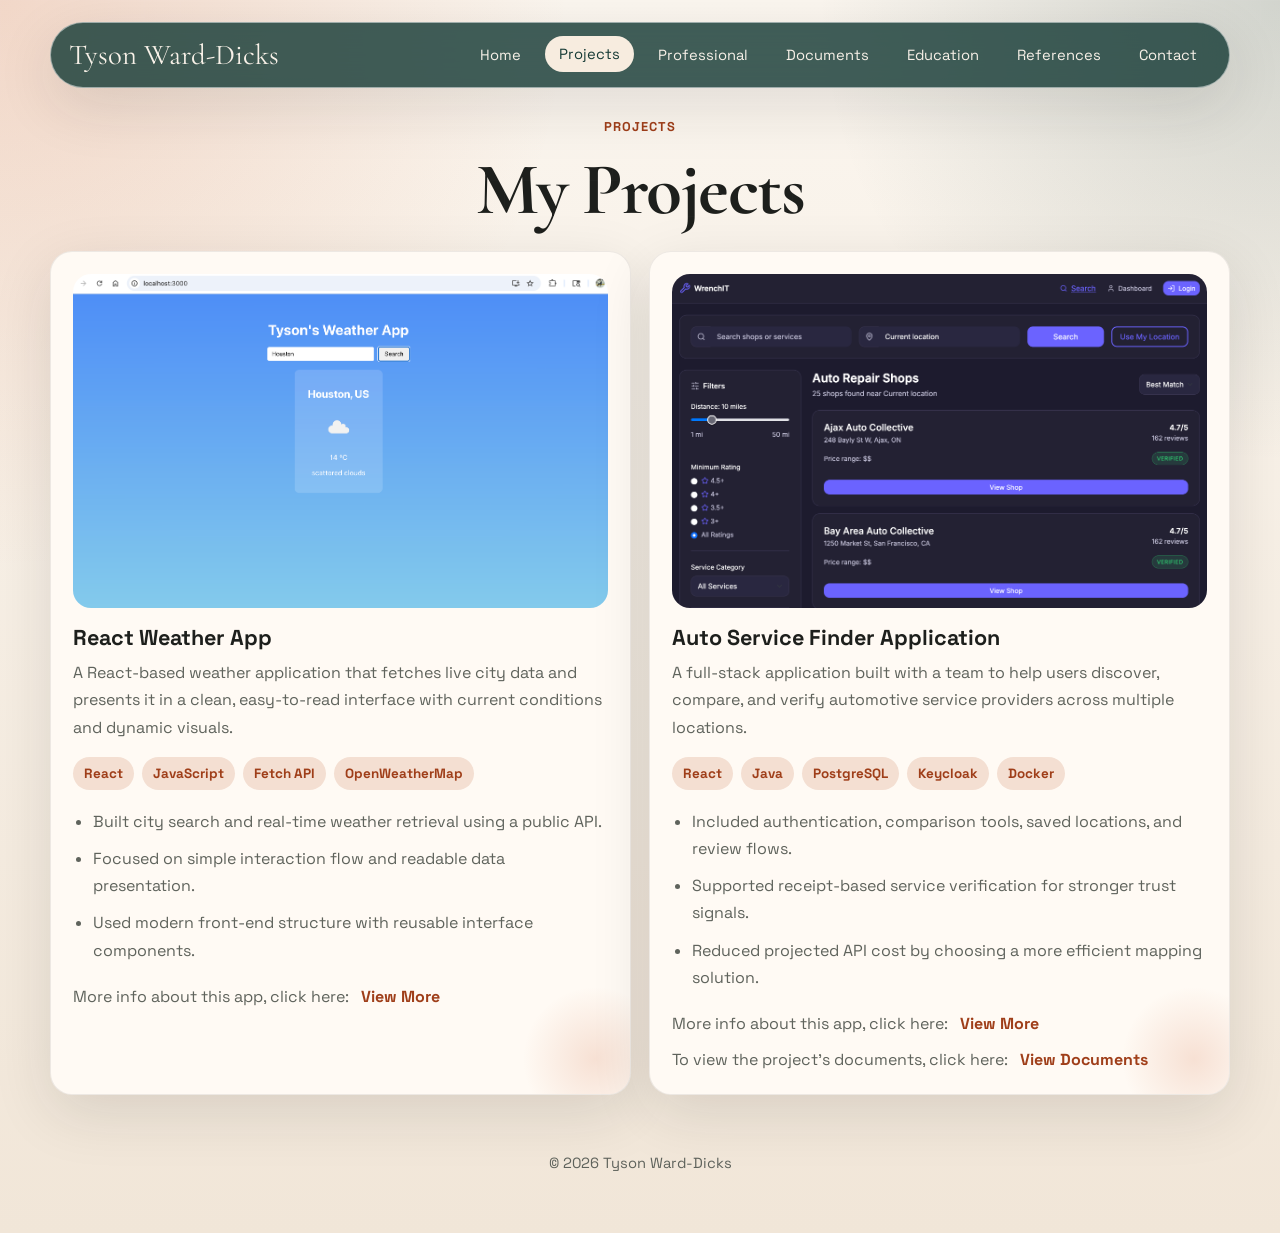
<file: projects.html>
<!DOCTYPE html>
<html lang="en">
<head>
    <meta charset="UTF-8">
    <meta name="viewport" content="width=device-width, initial-scale=1.0">
    <title>Projects | Tyson Ward-Dicks</title>
    <link rel="stylesheet" href="style.css">
</head>
<body class="projects">
    <div class="site-shell">
        <header class="site-header">
            <div class="nav-wrap">
                <a class="brand" href="index.html">
                    <span class="brand-name">Tyson Ward-Dicks</span>
                </a>
                <nav class="site-nav" aria-label="Primary">
                    <a href="index.html">Home</a>
                    <a href="projects.html">Projects</a>
                    <a href="professional.html">Professional</a>
                    <a href="documents.html">Documents</a>
                    <a href="education.html">Education</a>
                    <a href="references.html">References</a>
                    <a href="contact.html">Contact</a>
                </nav>
            </div>
        </header>

        <main class="section-stack">
            <section class="page-title-block">
                <span class="label page-title-label">Projects</span>
                <h1>My Projects</h1>
            </section>

            <section class="projects-grid">
                <article class="project-card">
                    <div class="media-frame">
                        <img src="images/weather-main.png" alt="React Weather App preview">
                    </div>
                    <h3>React Weather App</h3>
                    <p class="card-copy">
                        A React-based weather application that fetches live city data and presents it
                        in a clean, easy-to-read interface with current conditions and dynamic visuals.
                    </p>
                    <div class="tag-list">
                        <span class="tag">React</span>
                        <span class="tag">JavaScript</span>
                        <span class="tag">Fetch API</span>
                        <span class="tag">OpenWeatherMap</span>
                    </div>
                    <ul class="list">
                        <li>Built city search and real-time weather retrieval using a public API.</li>
                        <li>Focused on simple interaction flow and readable data presentation.</li>
                        <li>Used modern front-end structure with reusable interface components.</li>
                    </ul>
                    <div class="project-links-block">
                        <p class="project-link-line">
                            More info about this app, click here:
                            <a class="project-inline-link" href="https://github.com/101501186/101501186_comp3123_labtest2" target="_blank" rel="noopener noreferrer">View More</a>
                        </p>
                    </div>
                </article>

                <article class="project-card">
                    <div class="media-frame">
                        <img src="images/capstone.png" alt="Auto Service Finder preview">
                    </div>
                    <h3>Auto Service Finder Application</h3>
                    <p class="card-copy">
                        A full-stack application built with a team to help users discover, compare, and
                        verify automotive service providers across multiple locations.
                    </p>
                    <div class="tag-list">
                        <span class="tag">React</span>
                        <span class="tag">Java</span>
                        <span class="tag">PostgreSQL</span>
                        <span class="tag">Keycloak</span>
                        <span class="tag">Docker</span>
                    </div>
                    <ul class="list">
                        <li>Included authentication, comparison tools, saved locations, and review flows.</li>
                        <li>Supported receipt-based service verification for stronger trust signals.</li>
                        <li>Reduced projected API cost by choosing a more efficient mapping solution.</li>
                    </ul>
                    <div class="project-links-block">
                        <p class="project-link-line">
                            More info about this app, click here:
                            <a class="project-inline-link" href="https://github.com/hcustod/wrench-it" target="_blank" rel="noopener noreferrer">View More</a>
                        </p>
                        <p class="project-link-line">
                            To view the project's documents, click here:
                            <a class="project-inline-link" href="https://github.com/101501186/capstone_documents" target="_blank" rel="noopener noreferrer">View Documents</a>
                        </p>
                    </div>
                </article>
            </section>
        </main>

        <footer class="footer">
            <p>© 2026 Tyson Ward-Dicks</p>
        </footer>
    </div>
</body>
</html>
</file>
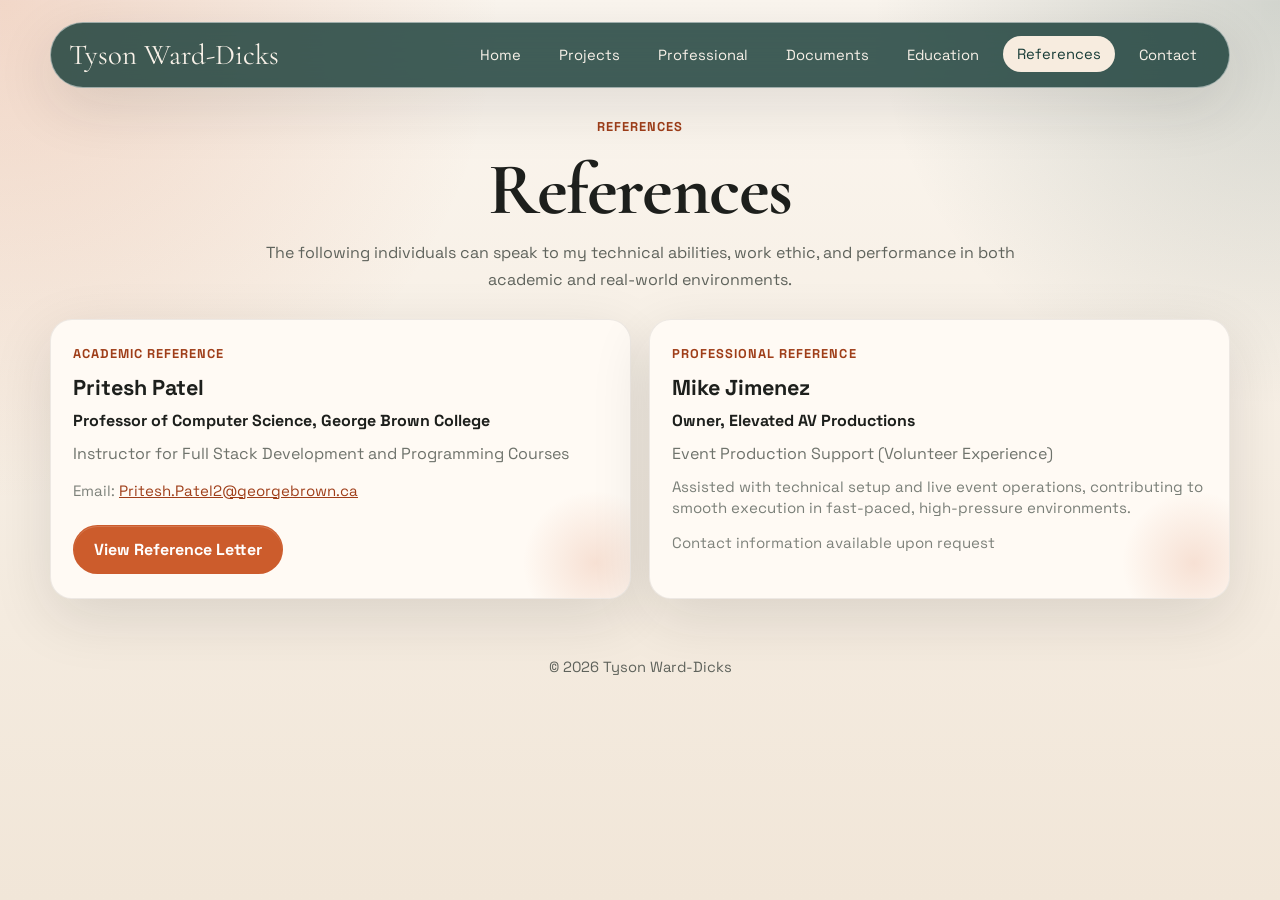
<file: references.html>
<!DOCTYPE html>
<html lang="en">
<head>
    <meta charset="UTF-8">
    <meta name="viewport" content="width=device-width, initial-scale=1.0">
    <title>References | Tyson Ward-Dicks</title>
    <link rel="stylesheet" href="style.css">
</head>
<body class="references">
    <div class="site-shell">
        <header class="site-header">
            <div class="nav-wrap">
                <a class="brand" href="index.html">
                    <span class="brand-name">Tyson Ward-Dicks</span>
                </a>
                <nav class="site-nav" aria-label="Primary">
                    <a href="index.html">Home</a>
                    <a href="projects.html">Projects</a>
                    <a href="professional.html">Professional</a>
                    <a href="documents.html">Documents</a>
                    <a href="education.html">Education</a>
                    <a href="references.html">References</a>
                    <a href="contact.html">Contact</a>
                </nav>
            </div>
        </header>

        <main class="section-stack">
            <section class="page-title-block">
                <span class="label page-title-label">References</span>
                <h1>References</h1>
                <p class="page-intro">
                    The following individuals can speak to my technical abilities, work ethic, and performance in both academic and real-world environments.
                </p>
            </section>

            <section class="references-grid">
                <article class="reference-card academic-reference-card">
                    <span class="label">Academic Reference</span>
                    <h3>Pritesh Patel</h3>
                    <div class="reference-stack">
                        <p class="reference-role-line">Professor of Computer Science, George Brown College</p>
                        <p class="reference-context-line">Instructor for Full Stack Development and Programming Courses</p>
                        <p class="reference-detail-line">Email: <a href="mailto:Pritesh.Patel2@georgebrown.ca">Pritesh.Patel2@georgebrown.ca</a></p>
                    </div>
                    <div class="card-actions">
                        <a class="button" href="images/LETTER%20OF%20RECOMMENDATION_Tyson%20Ward-Dicks_W2026.pdf" target="_blank" rel="noopener noreferrer">View Reference Letter</a>
                    </div>
                </article>

                <article class="reference-card professional-reference-card">
                    <span class="label">Professional Reference</span>
                    <h3>Mike Jimenez</h3>
                    <div class="reference-stack">
                        <p class="reference-role-line">Owner, Elevated AV Productions</p>
                        <p class="reference-context-line">Event Production Support (Volunteer Experience)</p>
                        <p class="reference-description-line">
                            Assisted with technical setup and live event operations, contributing to smooth execution in fast-paced, high-pressure environments.
                        </p>
                        <p class="reference-detail-line">Contact information available upon request</p>
                    </div>
                </article>
            </section>
        </main>

        <footer class="footer">
            <p>© 2026 Tyson Ward-Dicks</p>
        </footer>
    </div>
</body>
</html>
</file>
<file: style.css>
@import url("https://fonts.googleapis.com/css2?family=Space+Grotesk:wght@400;500;700&family=Cormorant+Garamond:wght@500;600;700&display=swap");

:root {
    --bg: #f6efe6;
    --bg-deep: #173b36;
    --panel: rgba(255, 250, 244, 0.82);
    --panel-strong: #fffaf4;
    --panel-dark: rgba(18, 47, 43, 0.9);
    --text: #1d1f1c;
    --muted: #5f635c;
    --accent: #cc5c2c;
    --accent-soft: #efc4ac;
    --accent-deep: #9f3e19;
    --line: rgba(29, 31, 28, 0.12);
    --shadow: 0 18px 60px rgba(31, 37, 34, 0.12);
    --radius-xl: 30px;
    --radius-lg: 22px;
    --radius-md: 16px;
    --max-width: 1180px;
}

* {
    box-sizing: border-box;
}

html {
    min-height: 100%;
}

body {
    margin: 0;
    min-height: 100%;
    color: var(--text);
    font-family: "Space Grotesk", "Avenir Next", "Segoe UI", sans-serif;
    background:
        radial-gradient(circle at top left, rgba(204, 92, 44, 0.2), transparent 32%),
        radial-gradient(circle at top right, rgba(23, 59, 54, 0.18), transparent 26%),
        linear-gradient(180deg, #fbf6ef 0%, #f1e6d8 100%);
}

body::before {
    content: "";
    position: fixed;
    inset: 0;
    pointer-events: none;
    background-image:
        linear-gradient(rgba(255, 255, 255, 0.22) 1px, transparent 1px),
        linear-gradient(90deg, rgba(255, 255, 255, 0.22) 1px, transparent 1px);
    background-size: 36px 36px;
    mask-image: linear-gradient(180deg, rgba(0, 0, 0, 0.25), transparent 75%);
    opacity: 0.45;
}

a {
    color: inherit;
}

img {
    max-width: 100%;
    display: block;
}

.site-shell {
    width: min(var(--max-width), calc(100vw - 32px));
    margin: 0 auto;
    padding: 22px 0 40px;
}

.site-header {
    position: sticky;
    top: 14px;
    z-index: 20;
    margin-bottom: 24px;
}

.nav-wrap {
    display: flex;
    align-items: center;
    justify-content: space-between;
    gap: 20px;
    padding: 14px 18px;
    border: 1px solid rgba(255, 255, 255, 0.5);
    border-radius: 999px;
    background: rgba(23, 59, 54, 0.82);
    box-shadow: var(--shadow);
    backdrop-filter: blur(18px);
}

.brand {
    text-decoration: none;
    color: #f8f1e8;
}

.brand-mark {
    display: block;
    font-size: 0.78rem;
    letter-spacing: 0.18em;
    text-transform: uppercase;
    color: rgba(248, 241, 232, 0.7);
}

.brand-name {
    display: block;
    font-family: "Cormorant Garamond", Georgia, serif;
    font-size: 1.8rem;
    line-height: 0.95;
}

.site-nav {
    display: flex;
    flex-wrap: wrap;
    justify-content: flex-end;
    gap: 10px;
}

.site-nav a {
    text-decoration: none;
    color: #f8f1e8;
    padding: 9px 14px;
    border-radius: 999px;
    font-size: 0.92rem;
    transition: background-color 0.2s ease, color 0.2s ease, transform 0.2s ease;
}

.site-nav a:hover,
body.home .site-nav a[href="index.html"],
body.projects .site-nav a[href="projects.html"],
body.professional .site-nav a[href="professional.html"],
body.documents .site-nav a[href="documents.html"],
body.credentials .site-nav a[href="credentials.html"],
body.references .site-nav a[href="references.html"],
body.contact .site-nav a[href="contact.html"] {
    background: #f7ecdf;
    color: var(--bg-deep);
    transform: translateY(-1px);
}

.hero,
.page-hero,
.content-panel,
.feature-card,
.project-card,
.detail-card,
.contact-card,
.reference-card,
.timeline-card,
.document-card,
.cta-band {
    position: relative;
    overflow: hidden;
}

.hero,
.page-hero,
.content-panel,
.cta-band {
    border-radius: var(--radius-xl);
    box-shadow: var(--shadow);
}

.hero,
.page-hero,
.content-panel {
    border: 1px solid rgba(255, 255, 255, 0.55);
    background: var(--panel);
    backdrop-filter: blur(14px);
}

.hero {
    display: grid;
    grid-template-columns: 1.25fr 0.95fr;
    gap: 26px;
    padding: clamp(28px, 4vw, 48px);
    margin-bottom: 24px;
}

.eyebrow {
    display: inline-flex;
    align-items: center;
    gap: 10px;
    margin-bottom: 16px;
    padding: 8px 14px;
    border-radius: 999px;
    background: rgba(204, 92, 44, 0.12);
    color: var(--accent-deep);
    font-size: 0.82rem;
    font-weight: 700;
    letter-spacing: 0.08em;
    text-transform: uppercase;
}

.eyebrow::before {
    content: "";
    width: 10px;
    height: 10px;
    border-radius: 50%;
    background: var(--accent);
}

.hero h1,
.page-hero h1,
.section-heading h2 {
    margin: 0;
    font-family: "Cormorant Garamond", Georgia, serif;
    font-weight: 700;
    line-height: 0.95;
    letter-spacing: -0.02em;
}

.hero h1 {
    font-size: clamp(3.3rem, 7vw, 5.8rem);
    max-width: 11ch;
}


.hero-lead,
.page-hero p,
.section-heading p,
.body-copy,
.card-copy,
.list-copy,
.contact-copy {
    color: var(--muted);
    line-height: 1.7;
    font-size: 1rem;
}

.hero-lead {
    max-width: 58ch;
    margin: 18px 0 0;
}

.learn-prompt {
    display: inline-flex;
    flex-direction: column;
    align-items: flex-start;
    gap: 6px;
    margin-top: 28px;
    color: var(--accent-deep);
    font-weight: 700;
    letter-spacing: 0.02em;
}

.learn-arrow {
    font-size: 1.6rem;
    line-height: 1;
}

.hero-actions,
.mini-links,
.card-actions,
.button-row {
    display: flex;
    flex-wrap: wrap;
    gap: 12px;
    margin-top: 24px;
}

.button,
.button-secondary,
.ghost-link {
    display: inline-flex;
    align-items: center;
    justify-content: center;
    gap: 10px;
    text-decoration: none;
    border-radius: 999px;
    font-weight: 700;
    transition: transform 0.2s ease, background-color 0.2s ease, border-color 0.2s ease;
}

.button {
    padding: 13px 20px;
    background: var(--accent);
    color: #ffffff;
    border: 1px solid rgba(204, 92, 44, 0.18);
    box-shadow: inset 0 1px 0 rgba(255, 244, 236, 0.18);
}

a.button,
.reference-card a.button,
.document-card a.button,
.contact-card a.button {
    color: #ffffff;
}

.button:hover {
    background: linear-gradient(180deg, #d96b38, #b94d1e);
    color: #ffffff;
    transform: translateY(-2px);
}

a.button:hover,
.reference-card a.button:hover,
.document-card a.button:hover,
.contact-card a.button:hover {
    color: #ffffff;
}

.button-light {
    background: rgba(255, 255, 255, 0.9);
    color: var(--accent-deep);
    border: 1px solid rgba(23, 59, 54, 0.12);
}

a.button-light,
.document-card a.button-light,
.reference-card a.button-light {
    color: var(--accent-deep);
}

.button-light:hover {
    background: #ffffff;
    color: var(--accent);
    transform: translateY(-2px);
}

a.button-light:hover,
.document-card a.button-light:hover,
.reference-card a.button-light:hover {
    color: var(--accent);
}

.button-secondary {
    padding: 13px 20px;
    border: 1px solid var(--line);
    background: rgba(255, 255, 255, 0.55);
    color: var(--text);
}

.button-secondary:hover,
.ghost-link:hover {
    transform: translateY(-2px);
}

.ghost-link {
    padding: 10px 0;
    color: var(--accent-deep);
}

.hero-side {
    display: grid;
    gap: 16px;
    align-content: start;
    justify-items: center;
}

.portrait-card {
    width: min(100%, 340px);
    padding: 18px 18px 20px;
    border-radius: var(--radius-lg);
    background: linear-gradient(180deg, rgba(23, 59, 54, 0.95), rgba(11, 28, 26, 0.94));
    color: #f6efe6;
}

.portrait-frame {
    width: 220px;
    aspect-ratio: 1 / 1;
    border-radius: 50%;
    overflow: hidden;
    margin: 0 auto 18px;
    border: 1px solid rgba(255, 255, 255, 0.14);
}

.portrait-frame img {
    width: 100%;
    height: 100%;
    object-fit: cover;
    object-position: center 10%;
    transform: scale(1.08);
}

.portrait-card h2,
.stat-card strong,
.feature-card h3,
.project-card h3,
.detail-card h3,
.document-card h3,
.reference-card h3,
.timeline-card h3,
.contact-card h3 {
    margin: 0 0 8px;
}

.portrait-card h2,
.feature-card h3,
.project-card h3,
.detail-card h3,
.document-card h3,
.reference-card h3,
.timeline-card h3,
.contact-card h3 {
    font-size: 1.35rem;
}

.portrait-card p,
.stat-card span,
.meta-line,
.label,
.tag,
.info-line,
.timeline-meta {
    color: rgba(246, 239, 230, 0.76);
}

.more-about-card {
    padding: 26px 24px;
}

.more-about-card .label {
    color: rgba(249, 240, 228, 0.72);
}

.more-about-links {
    display: grid;
    grid-template-columns: 1fr 1fr;
    gap: 12px;
    margin-top: 24px;
}

.band-links {
    max-width: 820px;
    width: 100%;
}

.more-about-button {
    display: inline-flex;
    align-items: center;
    justify-content: center;
    min-height: 58px;
    padding: 14px 18px;
    border-radius: 20px;
    text-decoration: none;
    font-weight: 700;
    color: #fff6ef;
    background: linear-gradient(180deg, #d96b38, #ba4f21);
    border: 1px solid rgba(255, 214, 191, 0.28);
    box-shadow: inset 0 1px 0 rgba(255, 240, 229, 0.2);
    transition: transform 0.2s ease, background-color 0.2s ease, border-color 0.2s ease, box-shadow 0.2s ease;
}

.more-about-button:hover {
    transform: translateY(-2px);
    background: linear-gradient(180deg, #e47a46, #c55525);
    border-color: rgba(255, 222, 203, 0.4);
    box-shadow: inset 0 1px 0 rgba(255, 244, 236, 0.24), 0 10px 24px rgba(10, 24, 22, 0.18);
}

.mini-stats,
.feature-grid,
.projects-grid,
.details-grid,
.documents-grid,
.references-grid,
.timeline-grid,
.contact-grid {
    display: grid;
    gap: 18px;
}

.mini-stats {
    grid-template-columns: repeat(2, minmax(0, 1fr));
}

.stat-card,
.feature-card,
.project-card,
.detail-card,
.document-card,
.reference-card,
.timeline-card,
.contact-card {
    border-radius: var(--radius-lg);
    box-shadow: var(--shadow);
}

.stat-card {
    padding: 18px;
    background: rgba(255, 248, 240, 0.1);
    border: 1px solid rgba(255, 255, 255, 0.12);
}

.stat-card strong {
    display: block;
    font-size: 1.9rem;
    color: #fff3ea;
}

.stat-card span {
    font-size: 0.92rem;
}

.section-stack {
    display: grid;
    gap: 24px;
}

.section-heading {
    display: flex;
    align-items: end;
    justify-content: space-between;
    gap: 20px;
}

.section-heading h2 {
    font-size: clamp(2.4rem, 4vw, 3.4rem);
}

.section-heading p {
    max-width: 48ch;
    margin: 0;
}

.feature-grid {
    grid-template-columns: repeat(3, minmax(0, 1fr));
}

.projects-grid,
.details-grid,
.documents-grid,
.references-grid,
.timeline-grid {
    grid-template-columns: repeat(2, minmax(0, 1fr));
}

.feature-card,
.project-card,
.detail-card,
.document-card,
.reference-card,
.timeline-card,
.contact-card {
    padding: 22px;
    background: var(--panel-strong);
    border: 1px solid rgba(29, 31, 28, 0.08);
}

.reference-card {
    min-height: 280px;
}

.feature-card::after,
.project-card::after,
.detail-card::after,
.document-card::after,
.reference-card::after,
.timeline-card::after,
.contact-card::after,
.content-panel::after,
.hero::after,
.page-hero::after,
.cta-band::after {
    content: "";
    position: absolute;
    inset: auto -40px -40px auto;
    width: 150px;
    height: 150px;
    border-radius: 50%;
    background: radial-gradient(circle, rgba(204, 92, 44, 0.16), transparent 68%);
    pointer-events: none;
}

.feature-card p,
.project-card p,
.detail-card p,
.document-card p,
.reference-card p,
.timeline-card p,
.contact-card p,
.content-panel p {
    margin: 0;
}

.project-links-block {
    display: grid;
    gap: 10px;
    margin-top: 20px;
    width: 100%;
}

.project-link-line {
    color: var(--muted);
    line-height: 1.6;
}

.project-inline-link {
    margin-left: 8px;
    color: var(--accent-deep);
    font-weight: 700;
    text-decoration: none;
}

.project-inline-link:hover {
    color: var(--accent);
    text-decoration: underline;
}

.label {
    display: inline-block;
    margin-bottom: 12px;
    color: var(--accent-deep);
    font-size: 0.8rem;
    font-weight: 700;
    text-transform: uppercase;
    letter-spacing: 0.08em;
}

.tag-list {
    display: flex;
    flex-wrap: wrap;
    gap: 8px;
    margin-top: 16px;
}

.tag {
    padding: 8px 11px;
    border-radius: 999px;
    background: #f4dfd2;
    color: var(--accent-deep);
    font-size: 0.84rem;
    font-weight: 700;
}

.media-frame {
    margin-bottom: 16px;
    overflow: hidden;
    border-radius: 18px;
    aspect-ratio: 16 / 10;
    background: #d8d1c7;
}

.media-frame img {
    width: 100%;
    height: 100%;
    object-fit: cover;
}

.list {
    margin: 18px 0 0;
    padding-left: 20px;
    color: var(--muted);
    line-height: 1.7;
}

.list li + li {
    margin-top: 10px;
}

.content-panel,
.page-hero {
    padding: clamp(26px, 4vw, 40px);
}

.page-hero {
    margin-bottom: 24px;
}

.page-title-block {
    display: grid;
    gap: 8px;
    justify-items: center;
    text-align: center;
    padding: 6px 0 2px;
}

.page-title-block h1 {
    margin: 0;
    font-family: "Cormorant Garamond", Georgia, serif;
    font-size: clamp(3rem, 6vw, 4.6rem);
    line-height: 0.95;
    letter-spacing: -0.02em;
}

.page-title-label {
    color: var(--accent-deep);
}

.page-intro {
    max-width: 760px;
    margin: 6px auto 0;
    text-align: center;
    color: var(--muted);
    line-height: 1.7;
}

.contact-panel {
    max-width: 860px;
    margin: 0 auto;
    display: grid;
    gap: 26px;
}

.contact-list {
    display: grid;
    gap: 18px;
}

.contact-row {
    display: flex;
    align-items: center;
    gap: 18px;
    padding: 18px 4px;
}

.contact-emoji {
    display: flex;
    align-items: center;
    justify-content: center;
    width: 58px;
    height: 58px;
    border-radius: 18px;
    background: rgba(217, 107, 56, 0.12);
    font-size: 1.6rem;
    line-height: 1;
}

.contact-row-copy {
    display: grid;
    gap: 4px;
}

.contact-row-copy h3 {
    margin: 0;
    font-size: 1.2rem;
    color: var(--text);
}

.contact-row-copy a {
    color: var(--accent-deep);
    text-decoration: none;
    font-size: 1rem;
}

.contact-row-copy a:hover {
    color: var(--accent);
    text-decoration: underline;
}

.contact-panel-actions {
    justify-content: center;
    margin-top: 4px;
}

.reference-role-line,
.reference-context-line,
.reference-description-line,
.reference-detail-line {
    margin: 0;
}

.reference-stack {
    display: flex;
    flex-direction: column;
}

.reference-role-line {
    margin-top: 18px;
    color: var(--text);
    font-weight: 700;
    line-height: 1.45;
}

.reference-context-line {
    margin-top: 18px;
    color: #6f736c;
    line-height: 1.45;
}

.reference-detail-line {
    margin-top: 34px;
    color: #7e827b;
    font-size: 0.94rem;
    line-height: 1.45;
}

.reference-description-line {
    margin-top: 18px;
    color: #7a7f78;
    font-size: 0.94rem;
    line-height: 1.42;
}

.professional-reference-card .reference-context-line {
    margin-top: 10px;
}

.academic-reference-card .reference-context-line,
.professional-reference-card .reference-description-line {
    margin-top: 10px;
}

.academic-reference-card .reference-detail-line,
.professional-reference-card .reference-detail-line {
    margin-top: 14px;
}

.summary-panel {
    display: grid;
    gap: 14px;
    max-width: 920px;
    margin: 0 auto;
    padding: 30px 34px;
    background:
        linear-gradient(180deg, rgba(255, 250, 244, 0.92), rgba(255, 245, 236, 0.88));
}

.summary-label {
    color: var(--accent-deep);
}

.summary-copy {
    margin: 0;
    font-size: 1.04rem;
    line-height: 1.85;
    color: var(--text);
}

.classic-document-card {
    display: flex;
    flex-direction: column;
    align-items: center;
    text-align: center;
}

.reference-document-card {
    max-width: 760px;
    margin: 0 auto;
    text-align: center;
}

.reference-document-card .card-actions {
    justify-content: center;
}

.document-emoji {
    display: inline-flex;
    align-items: center;
    justify-content: center;
    width: 58px;
    height: 58px;
    margin-bottom: 12px;
    border-radius: 18px;
    background: rgba(217, 107, 56, 0.12);
    font-size: 1.8rem;
    line-height: 1;
}

.professional-layout {
    display: grid;
    grid-template-columns: 1.1fr 0.9fr;
    gap: 22px;
}

.professional-panel {
    padding: 28px;
}

.skills-abilities-grid {
    display: grid;
    grid-template-columns: repeat(2, minmax(0, 1fr));
    gap: 16px;
}

.ability-card {
    padding: 18px;
    border-radius: 20px;
    background: rgba(255, 255, 255, 0.68);
    border: 1px solid rgba(29, 31, 28, 0.08);
    border-left: 5px solid var(--accent);
    box-shadow: 0 12px 30px rgba(31, 37, 34, 0.06);
}

.ability-card h3 {
    margin: 0 0 8px;
    font-size: 1.1rem;
    color: var(--bg-deep);
}

.ability-card p {
    margin: 0;
    color: var(--muted);
    line-height: 1.65;
}

.accomplishments-modern {
    margin: 0;
    padding: 0;
    list-style: none;
    display: grid;
    gap: 14px;
}

.accomplishments-modern li {
    padding: 18px 18px 18px 22px;
    border-radius: 20px;
    background: rgba(255, 255, 255, 0.68);
    border: 1px solid rgba(29, 31, 28, 0.08);
    border-left: 5px solid var(--accent);
    color: var(--text);
    line-height: 1.7;
    box-shadow: 0 12px 30px rgba(31, 37, 34, 0.06);
}

.education-split {
    display: grid;
    grid-template-columns: 1.12fr 0.88fr;
    gap: 22px;
}

.education-panel {
    padding: 28px;
}

.education-panel-header {
    display: flex;
    align-items: flex-start;
    justify-content: space-between;
    gap: 16px;
    margin-bottom: 20px;
}

.education-panel-header h2 {
    margin: 0;
    font-family: "Cormorant Garamond", Georgia, serif;
    font-size: 2rem;
}

.education-emoji {
    font-size: 1.7rem;
}

.education-doc-grid {
    display: grid;
    grid-template-columns: 1fr 1fr;
    gap: 16px;
}

.education-doc-card {
    margin: 0;
    padding: 16px;
    border-radius: 20px;
    background: rgba(255, 255, 255, 0.7);
    border: 1px solid rgba(29, 31, 28, 0.08);
    box-shadow: 0 12px 30px rgba(31, 37, 34, 0.06);
}

.education-doc-card img {
    width: 100%;
    height: 180px;
    object-fit: cover;
    border-radius: 14px;
    margin-bottom: 14px;
}

.education-doc-card figcaption {
    margin-bottom: 6px;
    font-weight: 700;
    color: var(--text);
}

.education-doc-card p {
    color: var(--muted);
    line-height: 1.6;
}

.document-note {
    font-style: italic;
    color: #746e66;
}

.diploma-card-wide {
    margin-top: 16px;
    display: grid;
    grid-template-columns: 0.9fr 1.1fr;
    gap: 16px;
    align-items: start;
}

.diploma-card-wide img {
    height: 220px;
    margin-bottom: 0;
    object-fit: contain;
    background: #f7f2eb;
    padding: 8px;
}

.diploma-copy {
    display: flex;
    flex-direction: column;
    gap: 6px;
    justify-content: center;
}

.awards-modern-list {
    display: grid;
    gap: 14px;
}

.award-modern-item {
    padding: 18px 18px 18px 22px;
    border-radius: 20px;
    background: rgba(255, 255, 255, 0.68);
    border: 1px solid rgba(29, 31, 28, 0.08);
    border-left: 5px solid var(--accent);
    box-shadow: 0 12px 30px rgba(31, 37, 34, 0.06);
}

.award-modern-item h3 {
    margin: 0 0 6px;
    font-size: 1.05rem;
    color: var(--text);
}

.award-modern-item p {
    color: var(--muted);
    line-height: 1.65;
}

.education-cta {
    max-width: 720px;
    margin: 0 auto;
    padding: 22px 24px;
    border-radius: 24px;
    background: linear-gradient(135deg, #173b36, #234840);
    text-align: center;
    box-shadow: var(--shadow);
}

.education-cta p {
    margin: 0 0 10px;
    color: rgba(249, 240, 228, 0.84);
    font-size: 0.94rem;
    line-height: 1.5;
}

.education-cta a {
    color: #f3a173;
    font-weight: 800;
    text-decoration: none;
}

.education-cta a:hover {
    color: #ffb48b;
    text-decoration: underline;
}

.page-hero h1 {
    font-size: clamp(3rem, 6vw, 4.8rem);
    margin-bottom: 14px;
}

.page-hero p {
    max-width: 58ch;
    margin: 0;
}

.split-panel {
    display: grid;
    grid-template-columns: 1.2fr 0.8fr;
    gap: 22px;
}

.stack {
    display: grid;
    gap: 18px;
}

.metric-strip {
    display: grid;
    grid-template-columns: repeat(3, minmax(0, 1fr));
    gap: 14px;
    margin-top: 22px;
}

.metric {
    padding: 16px;
    border-radius: 18px;
    background: rgba(255, 255, 255, 0.62);
    border: 1px solid var(--line);
}

.metric strong {
    display: block;
    font-size: 1.8rem;
    color: var(--bg-deep);
}

.metric span {
    color: var(--muted);
    font-size: 0.92rem;
}

.cta-band {
    margin-top: 24px;
    padding: 26px;
    background: linear-gradient(135deg, #173b36, #29544c);
    color: #f9f0e4;
}

.cta-band h2 {
    margin: 0 0 8px;
    font-family: "Cormorant Garamond", Georgia, serif;
    font-size: 2.4rem;
}

.cta-band p {
    margin: 0;
    max-width: 52ch;
    line-height: 1.7;
    color: rgba(249, 240, 228, 0.8);
}

.home-links-band {
    display: grid;
    gap: 22px;
    justify-items: center;
    padding: 30px;
    background:
        radial-gradient(circle at top right, rgba(255, 255, 255, 0.08), transparent 24%),
        linear-gradient(135deg, #173b36, #234840 55%, #1b413a);
}

.band-label {
    margin: 0;
    padding: 8px 12px;
    border-radius: 999px;
    background: rgba(255, 255, 255, 0.08);
    color: rgba(249, 240, 228, 0.72);
}

.band-header {
    display: grid;
    gap: 10px;
    text-align: center;
    justify-items: center;
}

.band-header h2 {
    margin-bottom: 0;
}

.band-header p {
    max-width: 44ch;
}

.footer {
    margin-top: 26px;
    padding: 18px 10px 6px;
    text-align: center;
    color: var(--muted);
    font-size: 0.92rem;
}

.contact-grid {
    grid-template-columns: repeat(2, minmax(0, 1fr));
}

.contact-card a,
.reference-card a,
.document-card a,
.project-card a {
    color: var(--accent-deep);
}

.contact-card a:hover,
.reference-card a:hover,
.document-card a:hover,
.project-card a:hover {
    color: var(--accent);
}

.wide {
    grid-column: 1 / -1;
}

@media (max-width: 920px) {
    .nav-wrap,
    .hero,
    .split-panel,
    .professional-layout,
    .education-split,
    .feature-grid,
    .projects-grid,
    .details-grid,
    .documents-grid,
    .references-grid,
    .timeline-grid,
    .contact-grid {
        grid-template-columns: 1fr;
    }

    .nav-wrap {
        border-radius: 28px;
    }

    .site-nav {
        justify-content: flex-start;
    }

    .hero h1,
    .page-hero h1 {
        max-width: none;
    }

    .more-about-links {
        grid-template-columns: 1fr;
    }

    .skills-abilities-grid {
        grid-template-columns: 1fr;
    }

    .education-doc-grid {
        grid-template-columns: 1fr;
    }

    .diploma-card-wide {
        grid-template-columns: 1fr;
    }

    .mini-stats,
    .metric-strip {
        grid-template-columns: 1fr;
    }
}

@media (max-width: 640px) {
    .site-shell {
        width: min(var(--max-width), calc(100vw - 22px));
        padding-top: 12px;
    }

    .site-header {
        top: 8px;
    }

    .nav-wrap,
    .hero,
    .page-hero,
    .content-panel,
    .cta-band {
        padding: 18px;
    }

    .brand-name {
        font-size: 1.45rem;
    }

    .hero h1 {
        font-size: clamp(2.7rem, 15vw, 4rem);
    }

    .page-hero h1,
    .section-heading h2 {
        font-size: clamp(2.3rem, 12vw, 3.2rem);
    }
}
</file>
<file: Tyson_W_W26Portfolio/style.css>
/* Smooth scrolling */
html {
    scroll-behavior: smooth;
}

/* Page styling */
body {
    margin: 0;
    font-family: Arial, Helvetica, sans-serif;
    background: #f5f5f5;
}

/* Navigation bar */
nav {
    position: sticky;
    top: 0;
    background: #222;
    color: white;
    display: flex;
    justify-content: space-between;
    align-items: center;
    padding: 15px 40px;
    z-index: 1000;
}

/* Logo */
.logo {
    font-size: 20px;
}

/* Navigation links */
nav ul {
    list-style: none;
    display: flex;
    gap: 20px;
    margin: 0;
    padding: 0;
}

nav a {
    text-decoration: none;
    color: white;
    font-weight: bold;
}

nav a:hover {
    color: #4da6ff;
}

/* Sections */
section {
    min-height: 100vh;
    padding: 80px;
}

/* Hero section */
#home {
    background: #1e293b;
    color: white;

    display: flex;
    flex-direction: row;       /* side by side layout */
    justify-content: center;   /* center the row horizontally */
    align-items: center;       /* vertical centering */
    padding: 80px;
    gap: 50px;                 /* space between image and text */
    text-align: left;          /* text aligns to left */
}

/* Hero text container */
#home .hero-text {
    max-width: 500px;          /* limit text width */
}

/* Profile Image - rectangular version */
.profile-pic {
    width: 300px;              /* wider rectangle */
    height: auto;              /* maintain aspect ratio */
    border-radius: 10px;       /* optional slight rounding */
    object-fit: cover;         /* fills the box nicely */
    border: 4px solid white;   /* keeps the border */
}

/* Alternating section colors */
#bio, #philosophy, #projects, #professional {
    background: white;
}

#resume, #credentials, #capstone {
    background: #eaeaea;
}

/* Projects */
.project {
    margin-bottom: 25px;
}

/* Button */
.button {
    display: inline-block;
    padding: 12px 20px;
    background: #4da6ff;
    color: white;
    text-decoration: none;
    border-radius: 5px;
}

.button:hover {
    background: #2b7cd3;
}

/* Footer */
footer {
    background: #222;
    color: white;
    text-align: center;
    padding: 20px;
}

/* Responsive for mobile */
@media (max-width: 768px) {
    #home {
        flex-direction: column; /* stack image above text on small screens */
        text-align: center;
    }

    #home .hero-text {
        max-width: 100%;
    }

    .profile-pic {
        width: 80%; /* scale image for smaller screens */
        max-width: 300px;
        height: auto;
    }
}
</file>
